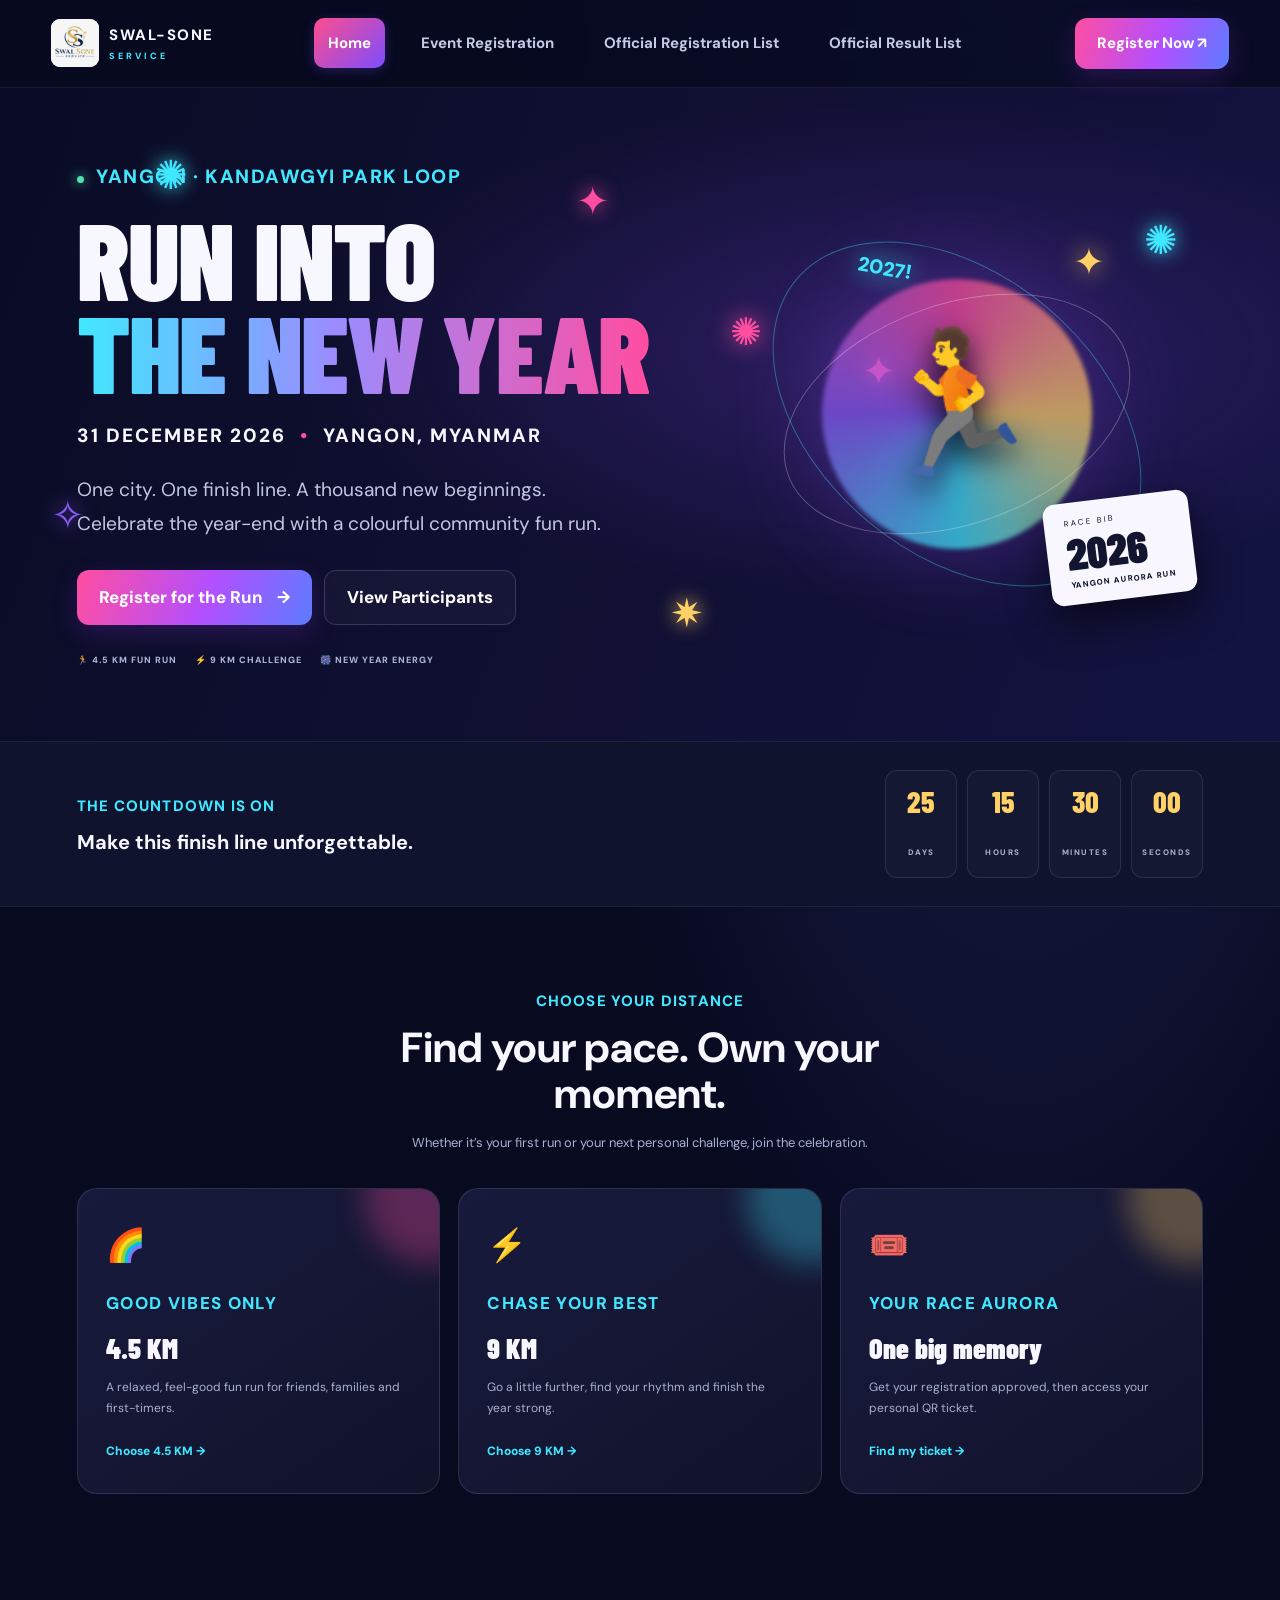
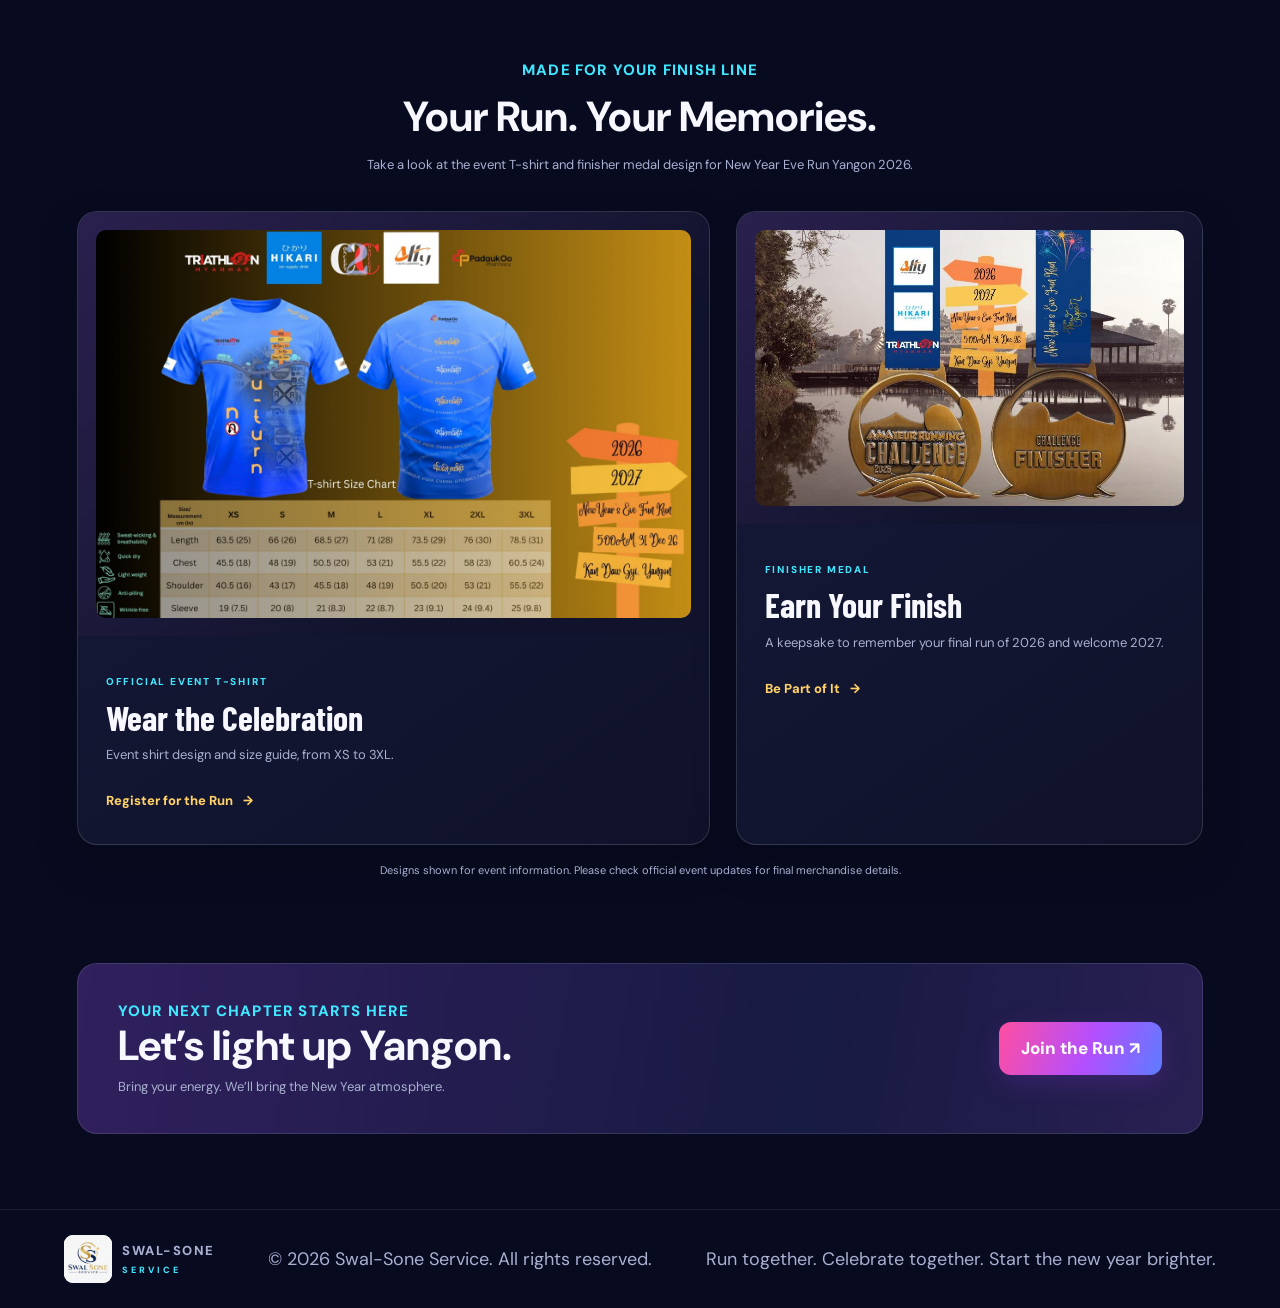
<file: index.html>
<!doctype html>
<html lang="en">
<head>
  <meta charset="utf-8">
  <meta name="viewport" content="width=device-width, initial-scale=1">
  <meta name="theme-color" content="#090b25">
  <meta name="description" content="Join New Year Eve Run Yangon 2026 at Kandawgyi Park Loop. Choose 4.5 KM or 9 KM and celebrate the year-end together.">
  <title>New Year Eve Run Yangon 2026</title>
  <link rel="stylesheet" href="styles.css">
  <link rel="stylesheet" href="home-showcase.css">
</head>
<body>
<div class="site-shell">
  <header class="topbar">
    <a class="brand" href="index.html" aria-label="Swal-Sone Service Home">
      <img class="brand-logo" src="assets/swalsone-logo.png" alt="Swal-Sone Service logo">
      <span>SWAL-SONE <small>SERVICE</small></span>
    </a>
    <nav aria-label="Main navigation">
      <a href="index.html" class="active">Home</a>
      <a href="registration.html">Event Registration</a>
      <a href="official-registration.html">Official Registration List</a>
      <a href="official-results.html">Official Result List</a>
    </nav>
    <a class="btn btn-small" href="registration.html">Register Now ↗</a>
  </header>

  <main>
    <section class="hero">
      <div class="fireworks" aria-hidden="true"><span>✦</span><span>✺</span><span>✧</span><span>✷</span><span>✦</span><span>✺</span></div>
      <div class="hero-copy">
        <p class="eyebrow"><span class="live-dot"></span> YANGON · KANDAWGYI PARK LOOP</p>
        <h1>RUN INTO<br><span>THE NEW YEAR</span></h1>
        <p class="hero-date">31 DECEMBER 2026 <b>•</b> YANGON, MYANMAR</p>
        <p class="hero-description">One city. One finish line. A thousand new beginnings.<br>Celebrate the year-end with a colourful community fun run.</p>
        <div class="hero-actions">
          <a class="btn" href="registration.html">Register for the Run <span>→</span></a>
          <a class="btn btn-ghost" href="official-registration.html">View Participants</a>
        </div>
        <div class="hero-meta"><span>🏃 4.5 KM FUN RUN</span><span>⚡ 9 KM CHALLENGE</span><span>🎆 NEW YEAR ENERGY</span></div>
      </div>
      <div class="hero-art" aria-hidden="true">
        <div class="sunburst"></div><div class="ring ring-one"></div><div class="ring ring-two"></div>
        <div class="runner">🏃</div>
        <div class="bib-card"><small>RACE BIB</small><strong>2026</strong><span>YANGON AURORA RUN</span></div>
        <div class="floating f1">✦</div><div class="floating f2">✺</div><div class="floating f3">2027!</div>
      </div>
    </section>

    <section class="countdown-section">
      <div><p class="eyebrow">THE COUNTDOWN IS ON</p><h2>Make this finish line unforgettable.</h2></div>
      <div class="countdown" id="countdown">
        <div><strong id="days">--</strong><span>DAYS</span></div>
        <div><strong id="hours">--</strong><span>HOURS</span></div>
        <div><strong id="minutes">--</strong><span>MINUTES</span></div>
        <div><strong id="seconds">--</strong><span>SECONDS</span></div>
      </div>
    </section>

    <section class="section">
      <div class="section-heading">
        <p class="eyebrow">CHOOSE YOUR DISTANCE</p>
        <h2>Find your pace. Own your moment.</h2>
        <p>Whether it’s your first run or your next personal challenge, join the celebration.</p>
      </div>
      <div class="distance-grid">
        <article class="distance-card card-pink"><div class="card-icon">🌈</div><p class="eyebrow">GOOD VIBES ONLY</p><h3>4.5 KM</h3><p>A relaxed, feel-good fun run for friends, families and first-timers.</p><a href="registration.html">Choose 4.5 KM →</a></article>
        <article class="distance-card card-blue"><div class="card-icon">⚡</div><p class="eyebrow">CHASE YOUR BEST</p><h3>9 KM</h3><p>Go a little further, find your rhythm and finish the year strong.</p><a href="registration.html">Choose 9 KM →</a></article>
        <article class="distance-card card-gold"><div class="card-icon">🎟️</div><p class="eyebrow">YOUR RACE AURORA</p><h3>One big memory</h3><p>Get your registration approved, then access your personal QR ticket.</p><a href="registration.html#ticket">Find my ticket →</a></article>
      </div>
    </section>

    <!-- New official event merchandise showcase. Images are stored in assets/. -->
    <section class="section event-merch" aria-labelledby="merch-title">
      <div class="section-heading">
        <p class="eyebrow">MADE FOR YOUR FINISH LINE</p>
        <h2 id="merch-title">Your Run. Your Memories.</h2>
        <p>Take a look at the event T-shirt and finisher medal design for New Year Eve Run Yangon 2026.</p>
      </div>
      <div class="merch-grid">
        <article class="merch-card merch-shirt">
          <div class="merch-image-wrap">
            <img src="assets/new-year-eve-run-tshirt.png" alt="Front and back design of the New Year Eve Run Yangon 2026 blue event T-shirt, with the T-shirt size chart" loading="lazy" decoding="async">
          </div>
          <div class="merch-copy"><span class="merch-label">OFFICIAL EVENT T-SHIRT</span><h3>Wear the Celebration</h3><p>Event shirt design and size guide, from XS to 3XL.</p><a class="merch-link" href="registration.html">Register for the Run <span aria-hidden="true">→</span></a></div>
        </article>
        <article class="merch-card merch-medal">
          <div class="merch-image-wrap">
            <img src="assets/new-year-eve-run-medal.png" alt="New Year Eve Run Yangon 2026 challenge finisher medal designs against the Kandawgyi Park lake background" loading="lazy" decoding="async">
          </div>
          <div class="merch-copy"><span class="merch-label">FINISHER MEDAL</span><h3>Earn Your Finish</h3><p>A keepsake to remember your final run of 2026 and welcome 2027.</p><a class="merch-link" href="registration.html">Be Part of It <span aria-hidden="true">→</span></a></div>
        </article>
      </div>
      <p class="merch-note">Designs shown for event information. Please check official event updates for final merchandise details.</p>
    </section>

    <section class="cta-band">
      <div><p class="eyebrow">YOUR NEXT CHAPTER STARTS HERE</p><h2>Let’s light up Yangon.</h2><p>Bring your energy. We’ll bring the New Year atmosphere.</p></div>
      <a class="btn" href="registration.html">Join the Run ↗</a>
    </section>
  </main>

  <footer>
    <a class="brand" href="index.html"><img class="brand-logo" src="assets/swalsone-logo.png" alt="Swal-Sone Service logo"><span>SWAL-SONE <small>SERVICE</small></span></a>
    <p>© 2026 Swal-Sone Service. All rights reserved.</p>
    <p class="footer-note">Run together. Celebrate together. Start the new year brighter.</p>
  </footer>
</div>
<script src="config.js"></script>
<script src="app.js"></script>
</body>
</html>
</file>
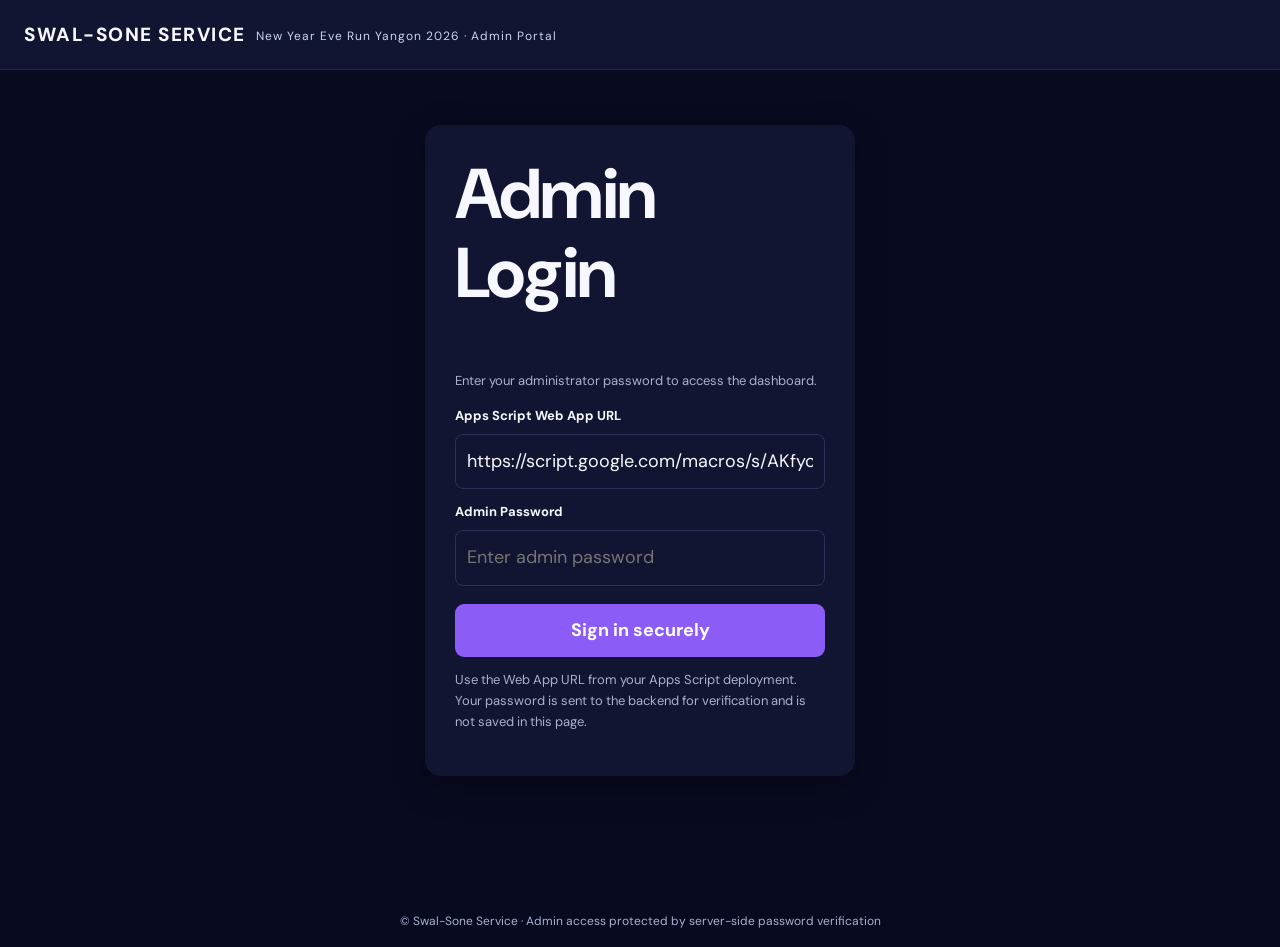
<file: admin.html>
<!DOCTYPE html>
<html lang="en">
<head>
  <meta charset="UTF-8">
  <meta name="viewport" content="width=device-width, initial-scale=1">
  <title>Admin Dashboard | Swal-Sone Service</title>
  <link rel="stylesheet" href="styles.css">
  <script src="config.js"></script>
  <script src="app.js" defer></script>
  <style>
    :root {
      --navy: #111531;
      --blue: #8b5cf6;
      --bg: #080a20;
      --border: #2a3159;
      --text: #f7f7ff;
      --muted: #a9b0d0;
      --green: #16834a;
      --red: #c52b36;
    }
    body { background: radial-gradient(ellipse at 80% 0%, #22245b 0, transparent 35%), var(--bg); color: var(--text); }
    .topbar { border-bottom: 1px solid #ffffff12; background: #080a20d9; backdrop-filter: blur(14px); }
    .brand { color: #f7f7ff; letter-spacing: 1.5px; }
    .brand small { color: #40e8ff; letter-spacing: 1px; }
    .login-wrap, .stat, .panel { background: #111531; border-color: #2a3159; color: #f7f7ff; }
    input, select, textarea { background: #080a20; color: #f7f7ff; border-color: #2a3159; }
    button { background: linear-gradient(110deg, #ff4ea1, #8b5cf6 55%, #5d7cff); }
    button.secondary { background: #24204d; color: #f7f7ff; border: 1px solid #ffffff26; }
    th { background: #171b3d; color: #c5cae5; }
    td { color: #e7e9ff; }
    .notice { background: #171b3d; color: #40e8ff; }
    .notice.error { background: #3d202f; color: #ff9fba; }
    .notice.good { background: #153e37; color: #53e0ae; }
    * { box-sizing: border-box; }
    body {
      margin: 0;
      font-family: 'DM Sans', Arial, Helvetica, sans-serif;
      color: var(--text);
      background: var(--bg);
    }
    button, input, select, textarea { font: inherit; }
    button {
      border: 0;
      border-radius: 9px;
      padding: 11px 15px;
      font-weight: 700;
      cursor: pointer;
      background: var(--blue);
      color: white;
    }
    button:disabled { opacity: .55; cursor: wait; }
    button.secondary { background: #24204d; color: var(--text); }
    button.danger { background: var(--red); }
    button.success { background: var(--green); }
    input, select, textarea {
      width: 100%;
      padding: 11px;
      border: 1px solid var(--border);
      border-radius: 8px;
      background: #111531;
      color: var(--text);
    }
    label {
      display: block;
      font-size: 13px;
      font-weight: 700;
      margin: 12px 0 6px;
    }
    .hidden { display: none !important; }
    .topbar {
      background: var(--navy);
      color: white;
      padding: 18px 24px;
      display: flex;
      justify-content: space-between;
      align-items: center;
      gap: 12px;
    }
    .brand { font-weight: 800; font-size: 19px; }
    .brand small {
      display: block;
      font-size: 12px;
      color: #c6d6ef;
      margin-top: 4px;
      font-weight: 400;
    }
    main { max-width: 1300px; margin: 25px auto; padding: 0 18px 40px; }
    .login-wrap {
      max-width: 430px;
      margin: 55px auto;
      background: #111531;
      padding: 30px;
      border-radius: 16px;
      box-shadow: 0 10px 35px #0005;
    }
    .login-wrap h1 { margin-top: 0; }
    .muted { color: var(--muted); font-size: 13px; line-height: 1.6; }
    .notice {
      padding: 12px;
      border-radius: 8px;
      margin: 12px 0;
      background: #e8f2ff;
      color: #164e9c;
      white-space: pre-wrap;
      overflow-wrap: anywhere;
    }
    .notice.error { background: #fff0f0; color: #9f1e29; }
    .notice.good { background: #e9f8ef; color: #17683b; }
    .grid {
      display: grid;
      grid-template-columns: repeat(4, minmax(0, 1fr));
      gap: 14px;
      margin-bottom: 20px;
    }
    .stat, .panel {
      background: #111531;
      border: 1px solid var(--border);
      border-radius: 13px;
      padding: 18px;
    }
    .stat span { display: block; color: var(--muted); font-size: 13px; }
    .stat strong { display: block; font-size: 27px; margin-top: 8px; }
    .panel { margin-bottom: 18px; }
    .panel h2 { margin: 0 0 14px; font-size: 19px; }
    .toolbar { display: flex; flex-wrap: wrap; gap: 9px; margin-bottom: 12px; }
    .toolbar input, .toolbar select { flex: 1 1 190px; width: auto; }
    .table-wrap { overflow: auto; }
    table { border-collapse: collapse; width: 100%; min-width: 800px; }
    th, td {
      text-align: left;
      padding: 11px 10px;
      border-bottom: 1px solid var(--border);
      font-size: 13px;
      vertical-align: top;
    }
    th { background: #171b3d; color: #c5cae5; white-space: nowrap; }
    td .action { display: inline-block; margin: 2px; padding: 7px 9px; font-size: 12px; }
    .pill {
      display: inline-block;
      border-radius: 99px;
      padding: 4px 8px;
      background: #24204d; color: #f7f7ff;
      font-size: 12px;
      white-space: nowrap;
    }
    .pill.pending { background: #493a20; color: #ffd166; }
    .pill.approved { background: #153e37; color: #53e0ae; }
    .settings-grid { display: grid; grid-template-columns: 1fr 1fr; gap: 8px 18px; }
    .full { grid-column: 1 / -1; }
    .footer { text-align: center; color: var(--muted); font-size: 12px; padding: 15px; }
    @media (max-width: 760px) {
      .grid { grid-template-columns: repeat(2, minmax(0, 1fr)); }
      .settings-grid { grid-template-columns: 1fr; }
      .full { grid-column: auto; }
      .topbar { padding: 15px; }
      .brand { font-size: 16px; }
      main { margin-top: 15px; }
    }
  </style>
</head>
<body>
  <header class="topbar">
    <div class="brand">
      SWAL-SONE SERVICE
      <small>New Year Eve Run Yangon 2026 · Admin Portal</small>
    </div>
    <button id="logoutBtn" class="secondary hidden">Log out</button>
  </header>

  <main>
    <section id="loginPanel" class="login-wrap">
      <h1>Admin Login</h1>
      <p class="muted">Enter your administrator password to access the dashboard.</p>

      <form id="loginForm">
        <label for="apiUrl">Apps Script Web App URL</label>
        <input id="apiUrl" type="url" placeholder="https://script.google.com/macros/s/.../exec" required>

        <label for="password">Admin Password</label>
        <input id="password" type="password" autocomplete="current-password"
               placeholder="Enter admin password" required>

        <button id="loginBtn" type="submit" style="width:100%;margin-top:18px">
          Sign in securely
        </button>
      </form>
      <div id="loginMessage" class="notice hidden" role="status"></div>
      <p class="muted">Use the Web App URL from your Apps Script deployment. Your password is sent to the backend for verification and is not saved in this page.</p>
    </section>

    <section id="dashboard" class="hidden">
      <h1>Admin Dashboard</h1>
      <p class="muted">Manage registrations, payment reviews, event settings and race results.</p>
      <div id="mainMessage" class="notice hidden" role="status"></div>

      <div class="grid">
        <div class="stat"><span>Approved</span><strong id="statApproved">0</strong></div>
        <div class="stat"><span>Pending review</span><strong id="statPending">0</strong></div>
        <div class="stat"><span>4.5 KM approved</span><strong id="stat45">0</strong></div>
        <div class="stat"><span>9 KM approved</span><strong id="stat9">0</strong></div>
      </div>

      <section class="panel">
        <h2>Registrations & Payment Review</h2>
        <div class="toolbar">
          <input id="searchBox" type="search" placeholder="Search name, email, BIB or registration ID">
          <select id="statusFilter">
            <option value="All">All statuses</option>
            <option value="Pending">Pending</option>
            <option value="Approved">Approved</option>
            <option value="Rejected">Rejected</option>
          </select>
          <button id="refreshBtn" class="secondary" type="button">Refresh</button>
          <button id="exportParticipantsBtn" type="button">Export Participants CSV</button>
          <button id="exportPaymentsBtn" type="button">Export Payments CSV</button>
        </div>
        <div class="table-wrap">
          <table>
            <thead>
              <tr>
                <th>Registration ID</th><th>Name / Email</th><th>Gender</th>
                <th>Category</th><th>Shirt</th><th>BIB</th>
                <th>Payment</th><th>Approval</th><th>Screenshot</th><th>Actions</th>
              </tr>
            </thead>
            <tbody id="registrationRows">
              <tr><td colspan="10">Loading...</td></tr>
            </tbody>
          </table>
        </div>
      </section>

      <section class="panel">
        <h2>Event Settings</h2>
        <div class="settings-grid">
          <div>
            <label for="eventName">Event name</label>
            <input id="eventName">
          </div>
          <div>
            <label for="eventDate">Event date</label>
            <input id="eventDate" type="date">
          </div>
          <div>
            <label for="fee45">4.5 KM fee (MMK)</label>
            <input id="fee45" type="number" min="0">
          </div>
          <div>
            <label for="fee9">9 KM fee (MMK)</label>
            <input id="fee9" type="number" min="0">
          </div>
          <div>
            <label for="capTotal">Participant capacity</label>
            <input id="capTotal" type="number" min="0">
          </div>
          <div>
            <label for="registrationOpen">Registration status</label>
            <select id="registrationOpen">
              <option value="true">Open</option>
              <option value="false">Closed</option>
            </select>
          </div>
          <div class="full">
            <label for="paymentInstructions">Payment instructions</label>
            <textarea id="paymentInstructions" rows="3" placeholder="Example: Pay the exact amount using KBZPay, then upload the payment screenshot."></textarea>
          </div>
        </div>
        <hr style="border-color:#2a3159;margin:24px 0">
        <h3>T-Shirt Stock Management</h3>
        <p class="muted">Set the available quantity for each size. Only Approved registrations count against stock. Pending and Rejected registrations do not count. Approval is checked again before confirming a participant.</p>
        <div class="settings-grid" id="tshirtStockGrid">
          <div><label for="stock3XL">3XL Stock Quantity</label><input id="stock3XL" type="number" min="0" step="1" value="0"><small id="stockInfo3XL" class="muted">Approved: 0 · Remaining: 0</small></div>
          <div><label for="stock2XL">2XL Stock Quantity</label><input id="stock2XL" type="number" min="0" step="1" value="0"><small id="stockInfo2XL" class="muted">Approved: 0 · Remaining: 0</small></div>
          <div><label for="stockXL">XL Stock Quantity</label><input id="stockXL" type="number" min="0" step="1" value="0"><small id="stockInfoXL" class="muted">Approved: 0 · Remaining: 0</small></div>
          <div><label for="stockL">L Stock Quantity</label><input id="stockL" type="number" min="0" step="1" value="0"><small id="stockInfoL" class="muted">Approved: 0 · Remaining: 0</small></div>
          <div><label for="stockM">M Stock Quantity</label><input id="stockM" type="number" min="0" step="1" value="0"><small id="stockInfoM" class="muted">Approved: 0 · Remaining: 0</small></div>
          <div><label for="stockS">S Stock Quantity</label><input id="stockS" type="number" min="0" step="1" value="0"><small id="stockInfoS" class="muted">Approved: 0 · Remaining: 0</small></div>
          <div><label for="stockXS">XS Stock Quantity</label><input id="stockXS" type="number" min="0" step="1" value="0"><small id="stockInfoXS" class="muted">Approved: 0 · Remaining: 0</small></div>
        </div>
        <button id="saveSettingsBtn" type="button" style="margin-top:16px">Save Settings</button>
        <hr style="border-color:#2a3159;margin:24px 0">
        <h3>KBZPay QR Code</h3>
        <p class="muted">Upload the official KBZPay QR image (JPG, PNG or WebP, maximum 3 MB). It will appear automatically on the public registration page.</p>
        <div style="display:flex;gap:18px;align-items:flex-start;flex-wrap:wrap">
          <div id="kbzQrPreview" style="width:190px;min-height:120px;display:flex;align-items:center;justify-content:center;background:#080a20;border:1px dashed #555b83;border-radius:12px;padding:10px;color:#a9b0d0;text-align:center">No KBZPay QR uploaded</div>
          <div style="flex:1;min-width:230px">
            <label for="kbzQrFile">Choose KBZPay QR image</label>
            <input id="kbzQrFile" type="file" accept="image/jpeg,image/png,image/webp">
            <button id="uploadKbzQrBtn" type="button" style="margin-top:12px">Upload KBZPay QR</button>
            <button id="deleteKbzQrBtn" type="button" class="secondary" style="margin-top:12px">Remove QR</button>
            <p id="kbzQrMessage" class="muted" role="status"></p>
          </div>
        </div>
      </section>

      <section class="panel">
        <h2>Race Results CSV</h2>
        <p class="muted">
          Import a CSV containing BIB, Name, Gender, Category and Duration
          (or TotalTime). Export recalculates Overall Rank and Gender Rank
          within each category.
        </p>
        <div class="toolbar">
          <input id="resultsFile" type="file" accept=".csv,text/csv">
          <button id="importResultsBtn" type="button">Import Results CSV</button>
          <button id="exportResultsBtn" type="button">Export Ranked Results CSV</button>
        </div>
        <p class="muted">Import replaces the existing Results sheet. Export a backup before importing new results.</p>
      </section>
    </section>
  </main>

  <div class="footer">© Swal-Sone Service · Admin access protected by server-side password verification</div>

  <script>
    (() => {
      'use strict';

      const $ = id => document.getElementById(id);
      let token = '';
      let registrations = [];

      // Optional: config.js may define window.EVENT_CONFIG.apiUrl.
      const configuredUrl = window.EVENT_CONFIG && window.EVENT_CONFIG.apiUrl;
      if (configuredUrl) $('apiUrl').value = configuredUrl;

      function message(el, text, type = '') {
        el.textContent = text;
        el.className = 'notice' + (type ? ' ' + type : '');
        el.classList.remove('hidden');
      }

      function clearMessage(el) {
        el.textContent = '';
        el.classList.add('hidden');
      }

      function escapeHtml(value) {
        return String(value ?? '').replace(/[&<>"']/g, ch => ({
          '&': '&amp;', '<': '&lt;', '>': '&gt;',
          '"': '&quot;', "'": '&#39;'
        })[ch]);
      }

      function apiUrl() {
        const url = $('apiUrl').value.trim();
        if (!/^https:\/\/script\.google\.com\/macros\/s\/[^/]+\/exec/.test(url)) {
          throw new Error('Please enter the correct Apps Script Web App URL ending in /exec.');
        }
        return url;
      }

      async function api(action, payload = {}, needsAuth = true) {
        const body = { action, ...payload };
        if (needsAuth && token) body.token = token;

        const response = await fetch(apiUrl(), {
          method: 'POST',
          headers: { 'Content-Type': 'text/plain;charset=utf-8' },
          body: JSON.stringify(body)
        });

        if (!response.ok) throw new Error('Server returned HTTP ' + response.status);

        const data = await response.json();
        if (!data.ok) {
          if (needsAuth && /session|login required/i.test(data.error || '')) {
            lockDashboard();
          }
          throw new Error(data.error || 'Request failed.');
        }
        return data;
      }

      function lockDashboard() {
        token = '';
        $('dashboard').classList.add('hidden');
        $('logoutBtn').classList.add('hidden');
        $('loginPanel').classList.remove('hidden');
      }

      $('loginForm').addEventListener('submit', async event => {
        event.preventDefault();
        clearMessage($('loginMessage'));
        $('loginBtn').disabled = true;
        $('loginBtn').textContent = 'Checking...';

        try {
          const password = $('password').value;
          const result = await api('loginAdmin', { password }, false);
          token = result.token;
          $('password').value = '';
          $('loginPanel').classList.add('hidden');
          $('dashboard').classList.remove('hidden');
          $('logoutBtn').classList.remove('hidden');
          message($('mainMessage'), 'Login successful.', 'good');
          await refreshAll();
        } catch (error) {
          message($('loginMessage'), error.message, 'error');
        } finally {
          $('loginBtn').disabled = false;
          $('loginBtn').textContent = 'Sign in securely';
        }
      });

      $('logoutBtn').addEventListener('click', async () => {
        try {
          if (token) await api('logoutAdmin', { token }, false);
        } catch (_) {}
        lockDashboard();
        message($('loginMessage'), 'You have logged out.', 'good');
      });

      async function refreshAll() {
        const data = await api('adminRegistrations');
        registrations = data.rows || [];
        const stats = data.stats || {};
        $('statApproved').textContent = stats.approved || 0;
        $('statPending').textContent = stats.pending || 0;
        $('stat45').textContent = stats['4.5 KM'] || 0;
        $('stat9').textContent = stats['9 KM'] || 0;
        renderRegistrations();
        await loadEventSettings();
      }

      function renderRegistrations() {
        const query = $('searchBox').value.trim().toLowerCase();
        const status = $('statusFilter').value;

        const shown = registrations.filter(r => {
          const text = [
            r.registrationId, r.name, r.email, r.bib, r.category
          ].join(' ').toLowerCase();

          return (!query || text.includes(query)) &&
            (status === 'All' || r.approvalStatus === status);
        });

        const tbody = $('registrationRows');

        if (!shown.length) {
          tbody.innerHTML = '<tr><td colspan="10">No registrations found.</td></tr>';
          return;
        }

        tbody.innerHTML = shown.map(r => {
          const id = escapeHtml(r.registrationId);
          const approved = r.approvalStatus === 'Approved';
          const pending = r.approvalStatus === 'Pending';

          const statusClass = approved ? 'approved' : pending ? 'pending' : '';
          const screenshot = r.screenshotUrl
            ? `<a href="${escapeHtml(r.screenshotUrl)}" target="_blank" rel="noopener noreferrer">Open</a>`
            : '—';

          const actions = pending
            ? `<button class="action success" data-action="approve" data-id="${id}">Approve</button>
               <button class="action danger" data-action="reject" data-id="${id}">Reject</button>`
            : '';

          return `<tr>
            <td>${id}</td>
            <td><strong>${escapeHtml(r.name)}</strong><br>${escapeHtml(r.email)}</td>
            <td>${escapeHtml(r.gender)}</td>
            <td>${escapeHtml(r.category)}</td>
            <td>${escapeHtml(r.shirtSize)}</td>
            <td>${escapeHtml(r.bib)}</td>
            <td>${escapeHtml(r.paymentStatus)}</td>
            <td><span class="pill ${statusClass}">${escapeHtml(r.approvalStatus)}</span></td>
            <td>${screenshot}</td>
            <td>
              ${actions}
              <button class="action secondary" data-action="bib" data-id="${id}">Set BIB</button>
            </td>
          </tr>`;
        }).join('');
      }

      $('registrationRows').addEventListener('click', async event => {
        const btn = event.target.closest('button[data-action]');
        if (!btn) return;

        const id = btn.dataset.id;
        const action = btn.dataset.action;
        btn.disabled = true;

        try {
          if (action === 'approve' || action === 'reject') {
            const promptText = action === 'approve'
              ? 'Approve payment for ' + id + '?'
              : 'Reject payment for ' + id + '?';

            if (!confirm(promptText)) return;

            await api('reviewPayment', {
              registrationId: id,
              decision: action
            });

            message($('mainMessage'), 'Payment review saved.', 'good');
            await refreshAll();

          } else if (action === 'bib') {
            const bib = prompt('Enter BIB number for ' + id + ':');
            if (bib === null || !bib.trim()) return;

            await api('assignBib', { registrationId: id, bib: bib.trim() });
            message($('mainMessage'), 'BIB assigned.', 'good');
            await refreshAll();
          }
        } catch (error) {
          message($('mainMessage'), error.message, 'error');
        } finally {
          btn.disabled = false;
        }
      });

      $('searchBox').addEventListener('input', renderRegistrations);
      $('statusFilter').addEventListener('change', renderRegistrations);

      $('refreshBtn').addEventListener('click', async () => {
        try {
          await refreshAll();
          message($('mainMessage'), 'Data refreshed.', 'good');
        } catch (error) {
          message($('mainMessage'), error.message, 'error');
        }
      });

      function downloadCsv(filename, rows) {
        if (!rows || !rows.length) {
          alert('No data to export.');
          return;
        }

        const keys = Object.keys(rows[0]);
        const quote = value =>
          '"' + String(value ?? '').replace(/"/g, '""') + '"';

        const csv = [
          keys.map(quote).join(','),
          ...rows.map(row => keys.map(key => quote(row[key])).join(','))
        ].join('\r\n');

        const blob = new Blob(['\ufeff' + csv], {
          type: 'text/csv;charset=utf-8;'
        });
        const url = URL.createObjectURL(blob);
        const a = document.createElement('a');
        a.href = url;
        a.download = filename;
        a.click();
        setTimeout(() => URL.revokeObjectURL(url), 1000);
      }

      async function exportKind(kind, filename) {
        const data = await api(kind);
        downloadCsv(filename, data.rows || []);
      }

      $('exportParticipantsBtn').addEventListener('click', async () => {
        try {
          await exportKind('exportParticipants', 'participants.csv');
        } catch (e) {
          message($('mainMessage'), e.message, 'error');
        }
      });

      $('exportPaymentsBtn').addEventListener('click', async () => {
        try {
          await exportKind('exportPayments', 'payments.csv');
        } catch (e) {
          message($('mainMessage'), e.message, 'error');
        }
      });

      $('exportResultsBtn').addEventListener('click', async () => {
        try {
          await exportKind('exportResults', 'results-ranked.csv');
        } catch (e) {
          message($('mainMessage'), e.message, 'error');
        }
      });

      $('importResultsBtn').addEventListener('click', async () => {
        const file = $('resultsFile').files[0];
        if (!file) {
          message($('mainMessage'), 'Choose a CSV file first.', 'error');
          return;
        }

        if (!confirm('Importing replaces all rows in the Results sheet. Continue?')) {
          return;
        }

        try {
          const csv = await file.text();
          const data = await api('importResults', { csv });
          message(
            $('mainMessage'),
            `${data.message || 'Import complete.'} Rows imported: ${data.count || 0}`,
            'good'
          );
          $('resultsFile').value = '';
        } catch (e) {
          message($('mainMessage'), e.message, 'error');
        }
      });

      $('saveSettingsBtn').addEventListener('click', async () => {
        const settings = {
          eventName: $('eventName').value.trim(),
          eventDate: $('eventDate').value,
          fee45: $('fee45').value,
          fee9: $('fee9').value,
          capTotal: $('capTotal').value,
          registrationOpen: $('registrationOpen').value,
          paymentInstructions: $('paymentInstructions').value,
          tshirtStock: Object.fromEntries(['3XL','2XL','XL','L','M','S','XS'].map(size => [size, Math.max(0, Math.floor(Number($('stock' + size).value) || 0))]))
        };

        try {
          await api('saveSettings', { settings });
          message($('mainMessage'), 'Event settings saved.', 'good');
        } catch (e) {
          message($('mainMessage'), e.message, 'error');
        }
      });

      async function loadEventSettings() {
        try {
          const data = await api('getSettings');
          const s = data.settings || {};
          ['eventName','eventDate','fee45','fee9','capTotal','registrationOpen','paymentInstructions'].forEach(k => { if (s[k] !== undefined && $(k)) $(k).value = s[k]; });
          const stock = s.tshirtStock || {};
          ['3XL','2XL','XL','L','M','S','XS'].forEach(size => {
            const input = $('stock' + size);
            if (input) input.value = Number(stock[size] || 0);
            const info = $('stockInfo' + size), usage = (data.tshirtAvailability || {})[size];
            if (info && usage) info.textContent = `Approved: ${usage.used} · Remaining: ${usage.remaining}`;
          });
          renderKbzQr(s.kbzQrUrl || '');
        } catch (e) { /* Keep defaults visible if saved settings cannot be read. */ }
      }
      function renderKbzQr(url) {
        const box = $('kbzQrPreview');
        if (!box) return;
        box.innerHTML = url ? `<img src="${escapeHtml(url)}" alt="Current KBZPay QR" style="display:block;max-width:100%;max-height:220px;object-fit:contain">` : 'No KBZPay QR uploaded';
      }
      $('uploadKbzQrBtn').addEventListener('click', async () => {
        const file = $('kbzQrFile').files[0];
        const out = $('kbzQrMessage');
        if (!file) { message(out, 'Choose a KBZPay QR image first.', 'error'); return; }
        if (!['image/jpeg','image/png','image/webp'].includes(file.type)) { message(out, 'Use a JPG, PNG or WebP image.', 'error'); return; }
        if (file.size > 3 * 1024 * 1024) { message(out, 'Image must be 3 MB or smaller.', 'error'); return; }
        const reader = new FileReader();
        reader.onload = async () => {
          try {
            const dataUrl = String(reader.result);
            const result = await api('uploadKbzQr', { image: { name:file.name, mimeType:file.type, base64:dataUrl.split(',')[1] } });
            renderKbzQr(result.kbzQrUrl || ''); $('kbzQrFile').value = '';
            message(out, result.message || 'QR uploaded.', 'good');
          } catch (e) { message(out, e.message, 'error'); }
        };
        reader.onerror = () => message(out, 'Could not read the selected image.', 'error');
        reader.readAsDataURL(file);
      });
      $('deleteKbzQrBtn').addEventListener('click', async () => {
        if (!confirm('Remove the current KBZPay QR from the registration page?')) return;
        try { const result = await api('deleteKbzQr'); renderKbzQr(''); message($('kbzQrMessage'), result.message || 'QR removed.', 'good'); }
        catch (e) { message($('kbzQrMessage'), e.message, 'error'); }
      });

      // Set safe defaults before the administrator logs in. Saved values load after login.
      async function loadSettings() {
        // Initial values match the default event configuration.
        $('eventName').value = 'New Year Eve Run Yangon 2026';
        $('eventDate').value = '2026-12-30';
        $('fee45').value = 35000;
        $('fee9').value = 70000;
        $('capTotal').value = 800;
        $('registrationOpen').value = 'true';
        $('paymentInstructions').value = '';
      }

      // Keep the login panel as the default state.
      loadSettings();
    })();
  </script>
</body>
</html>
</file>
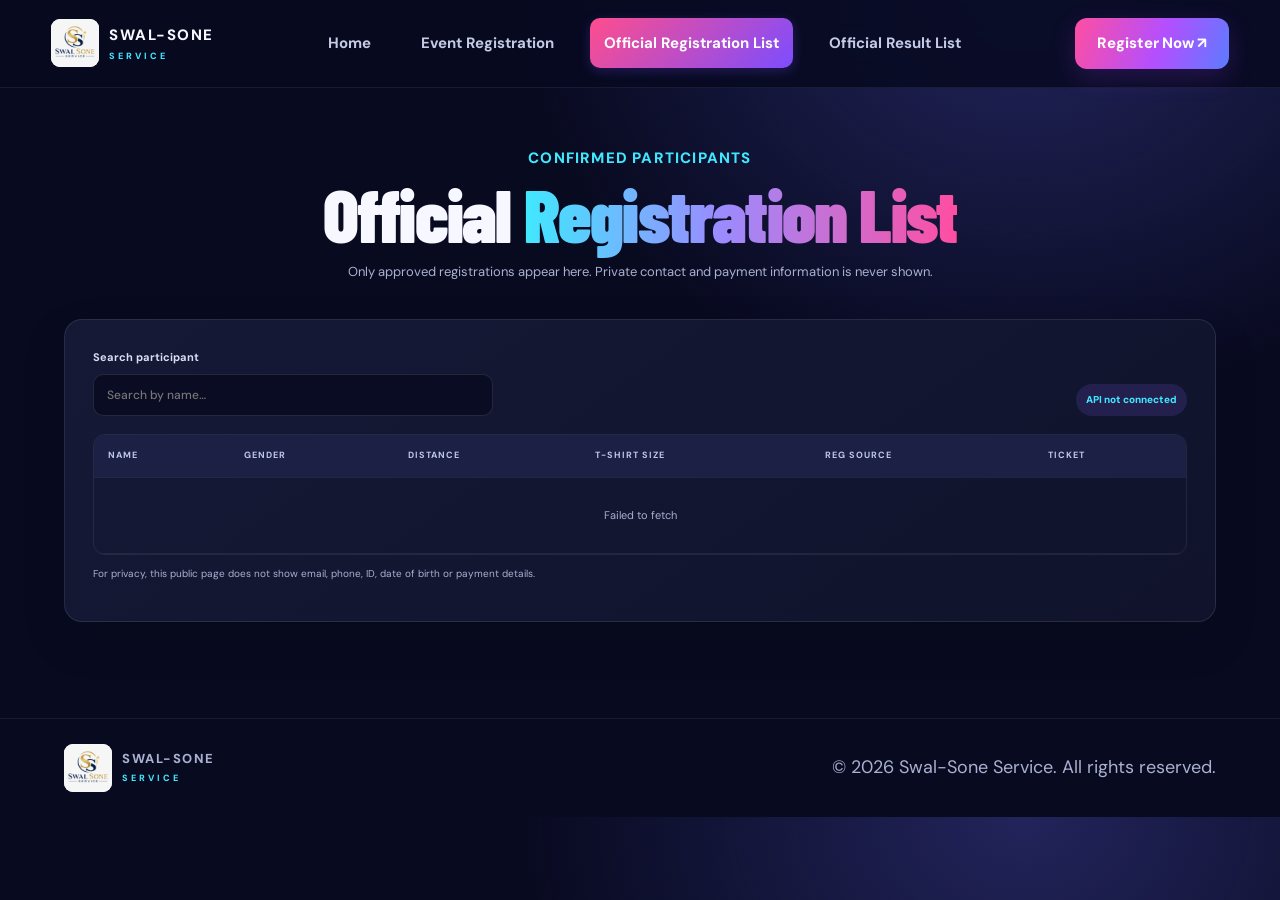
<file: official-registration.html>
<!doctype html><html lang="en"><head><meta charset="utf-8"><meta name="viewport" content="width=device-width,initial-scale=1"><title>Official Registration List | New Year Eve Run</title><link rel="stylesheet" href="styles.css"></head><body><div class="site-shell"><header class="topbar"><a class="brand" href="index.html"><img class="brand-logo" src="assets/swalsone-logo.png" alt="Swal-Sone Service logo"><span>SWAL-SONE <small>SERVICE</small></span></a><nav><a href="index.html">Home</a><a href="registration.html">Event Registration</a><a class="active" href="official-registration.html">Official Registration List</a><a href="official-results.html">Official Result List</a></nav><a class="btn btn-small" href="registration.html">Register Now ↗</a></header><main class="page-main"><div class="page-title"><p class="eyebrow">CONFIRMED PARTICIPANTS</p><h1>Official <span>Registration List</span></h1><p>Only approved registrations appear here. Private contact and payment information is never shown.</p></div><section class="panel list-panel"><div class="list-toolbar"><label class="field search-field">Search participant<input id="registrationSearch" placeholder="Search by name…" autocomplete="off"></label><span id="registrationCount" class="count-pill">Loading list…</span></div><div class="table-wrap"><table><thead><tr><th>Name</th><th>Gender</th><th>Distance</th><th>T-shirt Size</th><th>Reg Source</th><th>Ticket</th></tr></thead><tbody id="registrationRows"><tr><td colspan="6" class="empty-cell">Connect the Google Apps Script API to load the official list.</td></tr></tbody></table></div><p class="muted small">For privacy, this public page does not show email, phone, ID, date of birth or payment details.</p></section></main><footer><a class="brand" href="index.html"><img class="brand-logo" src="assets/swalsone-logo.png" alt="Swal-Sone Service logo"><span>SWAL-SONE <small>SERVICE</small></span></a><p>© 2026 Swal-Sone Service. All rights reserved.</p></footer></div><script src="config.js"></script><script src="app.js"></script></body></html>
</file>
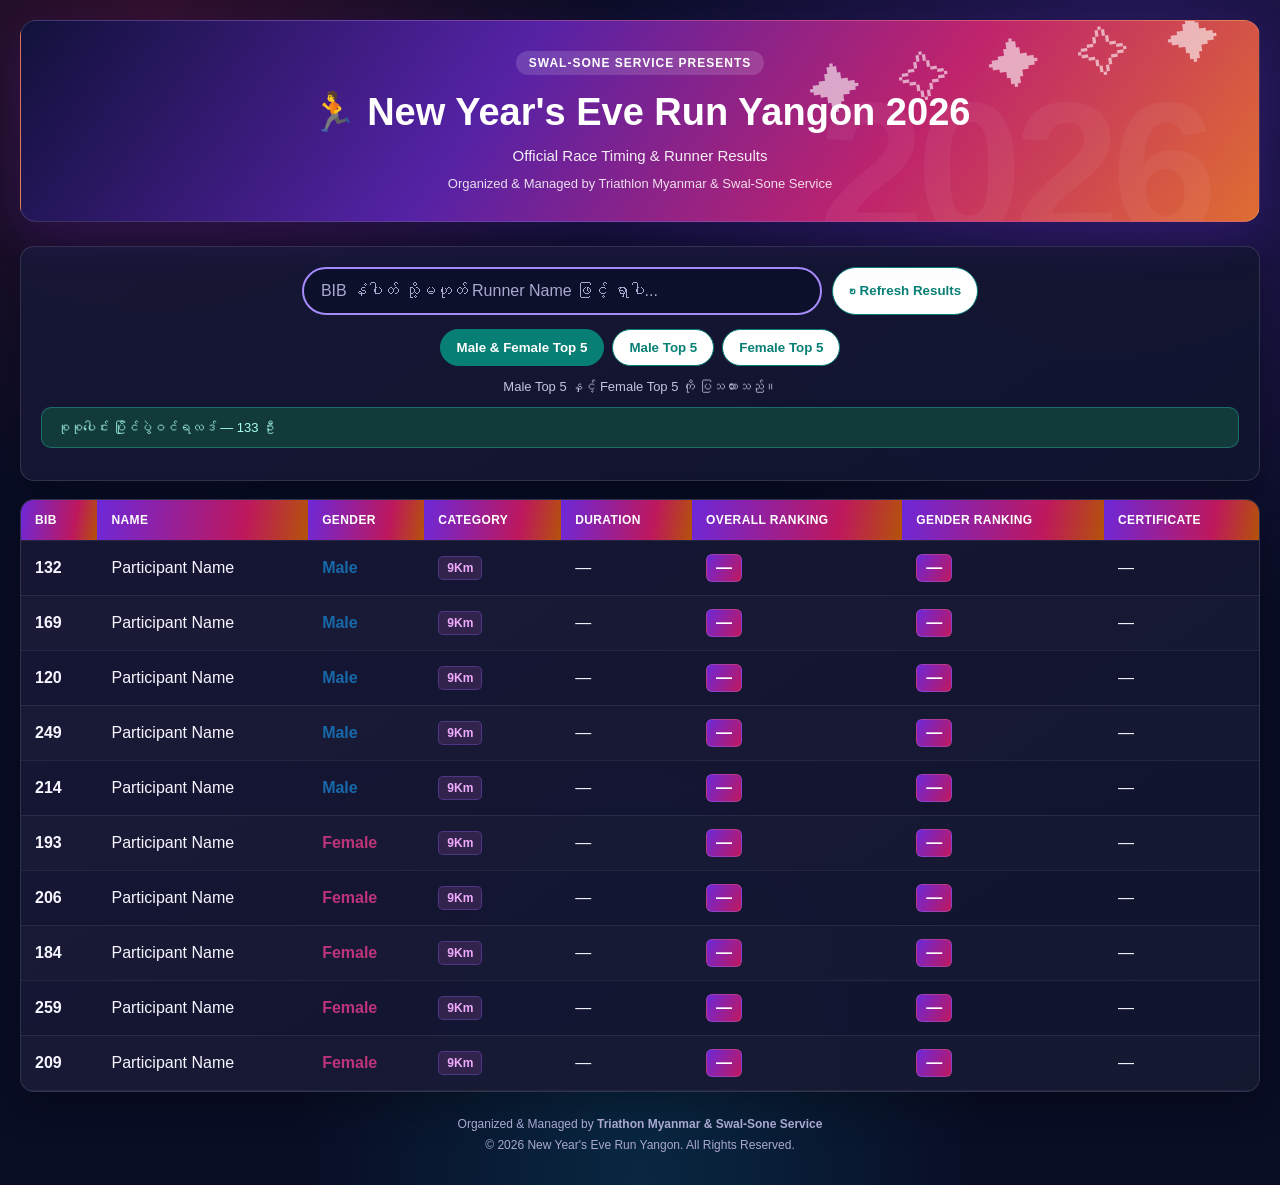
<file: official-results.html>
<!DOCTYPE html>
<html lang="my">
<head>
<meta charset="UTF-8"><meta name="viewport" content="width=device-width,initial-scale=1"><meta name="theme-color" content="#087f75">
<title>New Year's Eve Run Yangon 2026 — Official Results</title>
<style>
:root{--p:#087f75;--p2:#16a085;--dark:#203b46;--bg:#f3f8f7;--gold:#c6a45a;--ink:#27363b;--muted:#66777b;--line:#e2ece9}*{box-sizing:border-box}body{margin:0;padding:20px;background:var(--bg);color:var(--ink);font-family:Arial,"Myanmar Text",sans-serif}.container{max-width:1250px;margin:auto}header{text-align:center;margin-bottom:24px;padding:30px 20px;border-radius:16px;color:#fff;background:linear-gradient(135deg,#203b46,#087f75 65%,#16a085);box-shadow:0 8px 24px #173d3820}.brand{display:inline-block;margin-bottom:9px;padding:5px 13px;border-radius:20px;background:#ffffff25;font-size:12px;letter-spacing:1px;font-weight:700}header h1{margin:5px 0 10px;font-size:clamp(24px,4vw,38px);line-height:1.25}.subtitle{margin:0;font-size:15px;opacity:.92}.owner{margin-top:12px;font-size:13px;opacity:.85}.toolbar{padding:20px;margin-bottom:18px;background:#fff;border:1px solid var(--line);border-radius:14px;box-shadow:0 4px 16px #173d3809}.search{display:flex;justify-content:center;gap:10px;flex-wrap:wrap}#searchInput{width:min(100%,520px);padding:13px 17px;border:2px solid var(--p);border-radius:28px;font-size:16px;outline:none}#searchInput:focus{box-shadow:0 0 0 4px #16a08520}.buttons{display:flex;justify-content:center;gap:8px;flex-wrap:wrap;margin-top:14px}.filter,.refresh{padding:10px 16px;border:1px solid var(--p);border-radius:24px;background:#fff;color:var(--p);font-weight:700;cursor:pointer}.filter.active,.filter:hover,.refresh:hover{background:var(--p);color:#fff}.summary{text-align:center;color:var(--muted);font-size:13px}.status{margin:12px 0;padding:12px 15px;border-radius:10px;background:#e8f8f5;color:#08685f;font-size:13px}.status.error{background:#fff0ed;color:#a33324}.table-card{overflow:hidden;background:#fff;border-radius:14px;box-shadow:0 5px 18px #173d3810;border:1px solid var(--line)}.scroll{overflow-x:auto}table{width:100%;min-width:850px;border-collapse:collapse}th,td{padding:13px 14px;text-align:left;border-bottom:1px solid #edf1f0;vertical-align:middle}th{background:var(--p);color:#fff;font-size:12px;text-transform:uppercase;letter-spacing:.4px;white-space:nowrap}tbody tr:nth-child(even){background:#fbfdfc}tbody tr:hover{background:#eef8f6}.rank{display:inline-block;padding:4px 9px;border-radius:6px;background:#e8f8f5;color:var(--p);font-weight:800;white-space:nowrap}.male{color:#1769aa;font-weight:700}.female{color:#bd347a;font-weight:700}.category{display:inline-block;padding:4px 8px;border-radius:5px;background:#edf7f5;color:var(--p);border:1px solid #b9e1d9;font-size:12px;font-weight:700}.cert-btn{padding:8px 12px;border:0;border-radius:7px;background:#27ae60;color:#fff;font-weight:700;cursor:pointer;white-space:nowrap}.empty{text-align:center;padding:28px;color:var(--muted)}footer{padding:22px 8px 8px;text-align:center;color:var(--muted);font-size:12px;line-height:1.8}.modal{display:none;position:fixed;z-index:1000;inset:0;overflow:auto;padding:25px;background:#0009}.modal.open{display:block}.modal-content{position:relative;width:min(900px,100%);margin:2vh auto;padding:22px;background:#fff;border-radius:14px}.close{position:absolute;right:18px;top:10px;border:0;background:transparent;color:#777;font-size:30px;cursor:pointer;z-index:2}.cert{--ct:#087f75;--cg:#c6a45a;position:relative;overflow:hidden;padding:34px;border:3px solid var(--ct);outline:1px solid var(--cg);outline-offset:-10px;text-align:center;color:#34434a;background:radial-gradient(circle at top,#fff 0%,#fbfdfc 68%,#f3faf8 100%)}.cert:before,.cert:after{content:"✦";position:absolute;top:13px;color:var(--cg);font-size:25px}.cert:before{left:18px}.cert:after{right:18px}.ctop{color:var(--ct);font-size:12px;font-weight:800;letter-spacing:2px;text-transform:uppercase}.hero{display:flex;align-items:center;justify-content:center;gap:18px;margin:5px auto}.runner{width:76px;height:70px;flex:0 0 auto}.ctitle{margin:0;color:#243b48;font-size:clamp(20px,3vw,28px);font-weight:800;text-transform:uppercase;line-height:1.2}.csubtitle{display:inline-block;margin:10px 0 14px;padding:7px 18px;border-top:1px solid var(--cg);border-bottom:1px solid var(--cg);color:var(--ct);font-size:13px;font-weight:800;letter-spacing:2px;text-transform:uppercase}.cname{display:inline-block;margin:10px 0;padding:0 20px 7px;border-bottom:2px solid var(--cg);color:#183e49;font-size:clamp(23px,4vw,34px);font-weight:800;overflow-wrap:anywhere}.details{display:flex;justify-content:space-around;flex-wrap:wrap;gap:8px;margin-top:20px;padding:12px 4px;border-top:1px solid #dce9e5;border-bottom:1px solid #dce9e5}.detail{min-width:100px;margin:5px 8px}.detail span{display:block;margin-bottom:4px;color:#66777b;font-size:10px;letter-spacing:.6px;text-transform:uppercase}.detail strong{color:#243b48;font-size:15px}.cbottom{display:flex;justify-content:space-between;align-items:end;gap:18px;margin-top:18px}.organizer{text-align:left;color:#42565a;font-size:12px;font-weight:700;line-height:1.7}.organizer span{display:block;color:#738184;font-size:9px;letter-spacing:1px;text-transform:uppercase}.stamp{width:95px;height:95px;flex:0 0 auto}.print-actions{text-align:center;margin-top:18px}.print-btn{padding:12px 24px;border:0;border-radius:24px;background:var(--p);color:#fff;font-size:15px;font-weight:700;cursor:pointer}@media(max-width:600px){body{padding:10px}.toolbar{padding:14px}.cert{padding:28px 16px 20px}.hero{gap:8px}.runner{width:48px;height:54px}.cbottom{align-items:center}.stamp{width:75px;height:75px}.modal{padding:10px}.modal-content{padding:12px}}@media print{@page{size:A4 landscape;margin:10mm}body{padding:0;background:#fff!important}.no-print,header,.toolbar,.table-card,footer,.close{display:none!important}.modal{display:block!important;position:static!important;padding:0!important;background:#fff!important;overflow:visible!important}.modal-content{width:100%!important;margin:0!important;padding:0!important;box-shadow:none!important}.cert{break-inside:avoid;-webkit-print-color-adjust:exact;print-color-adjust:exact}.print-actions{display:none!important}}
</style>
<style id="new-year-gradient-theme">
:root{
  --primary:#7c3aed;
  --secondary:#ec4899;
  --dark:#151033;
  --accent:#f59e0b;
  --bg:#090d25;
  --gold:#ffd166;
  --ink:#f7f5ff;
  --muted:#c4c3df;
  --line:#38305f;
}
html{scroll-behavior:smooth}
body{
  background:
    radial-gradient(ellipse at 12% 0%,#e11d482e 0,transparent 30%),
    radial-gradient(ellipse at 88% 8%,#7c3aed40 0,transparent 34%),
    radial-gradient(ellipse at 50% 100%,#0891b233 0,transparent 38%),
    #090d25;
  color:var(--ink);
}
header{
  position:relative;isolation:isolate;overflow:hidden;
  border:1px solid #ffffff25;
  background:linear-gradient(125deg,#11113a 0%,#5522a6 38%,#be236d 70%,#f59e0b 120%);
  box-shadow:0 16px 44px #6d28d933;
}
header:before{
  content:"✦  ✧  ✦  ✧  ✦";
  position:absolute;z-index:-1;right:2%;top:7%;
  color:#fff9;font-size:clamp(25px,5vw,52px);letter-spacing:12px;
  transform:rotate(-8deg);white-space:nowrap;
}
header:after{
  content:"2026";
  position:absolute;z-index:-1;right:4%;bottom:-42px;
  font-size:clamp(90px,17vw,190px);font-weight:900;line-height:1;
  color:#ffffff0d;letter-spacing:-8px;
}
.brand-badge{background:linear-gradient(90deg,#f59e0b55,#ec489955,#7c3aed55);border:1px solid #ffffff35}
.toolbar,.table-card,.modal-content{
  background:linear-gradient(145deg,#171735f5,#11152ff5);
  border:1px solid #ffffff20;
  box-shadow:0 14px 38px #0004;
}
#searchInput{
  color:#fff;background:#0c102a;border-color:#a78bfa;
}
#searchInput::placeholder{color:#aaa8d0}
#searchInput:focus{border-color:#f472b6;box-shadow:0 0 0 4px #ec489925}
.filter-btn,.refresh-btn{
  background:#171735;color:#e8e4ff;border-color:#7652b8;
  transition:background .2s,transform .2s,box-shadow .2s;
}
.filter-btn.active,.filter-btn:hover,.refresh-btn:hover{
  color:#fff;border-color:transparent;
  background:linear-gradient(110deg,#7c3aed,#db2777 65%,#f59e0b);
  box-shadow:0 5px 18px #a855f744;transform:translateY(-1px);
}
.status{background:#123a3b;color:#a7fff0;border:1px solid #2dd4bf55}
.status.error{background:#491e35;color:#ffd5e5;border-color:#fb718555}
th{
  background:linear-gradient(100deg,#6d28d9,#be185d 70%,#b45309);
  color:#fff;
}
td,th{border-bottom-color:#ffffff13}
tbody tr:nth-child(even){background:#ffffff04}
tbody tr:hover{background:linear-gradient(90deg,#7c3aed20,#ec489920,#f59e0b12)}
.rank{
  color:#fff;background:linear-gradient(120deg,#6d28d9,#be185d);
  border:1px solid #ffffff22;
}
.gender-male{color:#67e8f9!important}
.gender-female{color:#f9a8d4!important}
.category{background:#31234c;color:#f0abfc;border-color:#8b5cf655}
.cert-btn,.print-btn{
  background:linear-gradient(110deg,#7c3aed,#db2777 70%,#f59e0b);
  box-shadow:0 5px 15px #a855f733;
}
.cert-btn:hover,.print-btn:hover{filter:brightness(1.12)}
footer{color:#aaa8d0}
.modal{background:#050617d9;backdrop-filter:blur(6px)}
.cert-card{
  --cert-teal:#7c3aed;--cert-gold:#f59e0b;
  border:3px solid transparent;
  outline:1px solid #fbbf24;
  background:
    linear-gradient(#fffdfd,#fffdfd) padding-box,
    linear-gradient(125deg,#7c3aed,#ec4899,#f59e0b,#06b6d4) border-box;
  color:#28304a;
}
.cert-topline{color:#7c3aed}
.cert-title{color:#201638}
.cert-subtitle{color:#be185d;border-color:#f59e0b}
.cert-name{color:#3b176b;border-image:linear-gradient(90deg,#7c3aed,#ec4899,#f59e0b) 1}
.cert-box strong{color:#251844}
.cert-details{border-color:#e6d5f6}
.cert-stamp circle:first-child{fill:#fff9ed;stroke:#7c3aed}
.cert-stamp circle:nth-child(2){stroke:#f59e0b}
.cert-stamp path{fill:#7c3aed}
.cert-stamp text{fill:#7c3aed}
@media print{
  body{background:#fff!important;color:#222!important}
  .modal-content{background:#fff!important}
  .cert-card{
    background:
      linear-gradient(#fffdfd,#fffdfd) padding-box,
      linear-gradient(125deg,#7c3aed,#ec4899,#f59e0b,#06b6d4) border-box!important;
    -webkit-print-color-adjust:exact;print-color-adjust:exact;
  }
}
</style>
<style id="premium-certificate-theme">
/* Premium certificate theme: midnight navy, champagne gold, and ivory */
#certificate.cert{--ct:#12233f;--cg:#c9a45c;border:5px double #c9a45c;outline:1px solid #12233f;outline-offset:-13px;color:#26344a;background:radial-gradient(ellipse at top,#fffdf6 0%,#f8f3e7 65%,#eee4cf 100%);box-shadow:inset 0 0 0 8px #12233f0b}
#certificate .ctop{color:#8c6b2e;letter-spacing:3px}
#certificate .ctitle{color:#12233f;font-family:Georgia,"Times New Roman",serif;letter-spacing:.5px}
#certificate .csubtitle{color:#8c6b2e;border-color:#c9a45c;letter-spacing:2.5px}
#certificate .cname{color:#12233f;border-bottom:2px solid #c9a45c;font-family:Georgia,"Times New Roman",serif}
#certificate .details{border-top:1px solid #d8c69e;border-bottom:1px solid #d8c69e}
#certificate .detail span{color:#7d7566}#certificate .detail strong{color:#12233f}
#certificate .organizer{color:#12233f}#certificate .organizer span{color:#8c6b2e}
#certificate .runner circle{fill:#c9a45c}#certificate .runner path:nth-of-type(1){stroke:#12233f}#certificate .runner path:nth-of-type(2){stroke:#243a5b}#certificate .runner path:nth-of-type(3){stroke:#c9a45c}
#certificate .stamp circle:first-child{fill:#fffaf0;stroke:#12233f}#certificate .stamp circle:nth-child(2){stroke:#c9a45c}#certificate .stamp path{fill:#12233f}#certificate .stamp text{fill:#12233f}
@media print{#certificate.cert{background:linear-gradient(135deg,#fffdf6,#f3ead7)!important;-webkit-print-color-adjust:exact;print-color-adjust:exact}}
</style>


<style id="new-year-certificate-final">
/* New Year Eve celebration certificate — overrides all earlier certificate themes */
#certificate.cert{
  position:relative; overflow:hidden;
  border:3px solid #e8bf58!important; outline:0!important;
  color:#fff8e7!important;
  background:
    radial-gradient(circle at 12% 18%,rgba(255,207,92,.22) 0 2px,transparent 3px),
    radial-gradient(circle at 86% 22%,rgba(255,255,255,.32) 0 1.5px,transparent 3px),
    radial-gradient(circle at 18% 78%,rgba(236,72,153,.22) 0 3px,transparent 5px),
    radial-gradient(circle at 80% 76%,rgba(56,189,248,.20) 0 3px,transparent 5px),
    linear-gradient(135deg,#10183d 0%,#25205a 48%,#101b3d 100%)!important;
  box-shadow:inset 0 0 0 7px rgba(232,191,88,.16),inset 0 0 0 10px rgba(255,255,255,.06)!important;
  -webkit-print-color-adjust:exact!important;print-color-adjust:exact!important;
}
#certificate.cert:before,#certificate.cert:after{
  content:"✦  ✧  ✦  ✧  ✦";position:absolute;top:20px;
  color:#f5ce67;font-size:19px;letter-spacing:8px;opacity:.9;pointer-events:none
}
#certificate.cert:before{left:24px}
#certificate.cert:after{right:24px}
#certificate .ctop{color:#f7d77d!important;letter-spacing:3px}
#certificate .ctitle{color:#fff6dc!important;font-family:Georgia,"Times New Roman",serif!important;text-shadow:0 2px 18px #f5c45130}
#certificate .csubtitle{color:#ffd76a!important;border-color:#e8bf58!important;letter-spacing:3px}
#certificate .cname{color:#fff!important;border-bottom:2px solid #e8bf58!important;font-family:Georgia,"Times New Roman",serif!important}
#certificate .details{border-top:1px solid #d8b65f!important;border-bottom:1px solid #d8b65f!important;background:#ffffff0a}
#certificate .detail span{color:#d8d9ed!important}
#certificate .detail strong{color:#ffe29a!important}
#certificate .organizer{color:#fff5d9!important}
#certificate .organizer span{color:#f4ce70!important}
#certificate .stamp{filter:drop-shadow(0 5px 12px #0007)}
#certificate .stamp circle:first-child{fill:#17234b!important;stroke:#f2ca65!important;stroke-width:3!important}
#certificate .stamp circle:nth-child(2){stroke:#fff0b2!important;stroke-width:2!important}
#certificate .stamp path{fill:#d94b72!important;stroke:#f5d68b!important}
#certificate .stamp text{fill:#ffe08a!important;font-weight:900}
@media print{
  #certificate.cert{background:linear-gradient(135deg,#10183d 0%,#25205a 48%,#101b3d 100%)!important}
  #certificate .ctop,#certificate .ctitle,#certificate .csubtitle,#certificate .cname,
  #certificate .detail strong,#certificate .organizer,#certificate .organizer span{ -webkit-print-color-adjust:exact!important;print-color-adjust:exact!important}
}
</style>

</head>
<body><div class="container">
<header><div class="brand">SWAL-SONE SERVICE PRESENTS</div><h1>🏃 New Year's Eve Run Yangon 2026</h1><p class="subtitle">Official Race Timing &amp; Runner Results</p><div class="owner">Organized &amp; Managed by Triathlon Myanmar & Swal-Sone Service</div></header>
<section class="toolbar no-print"><div class="search"><input id="searchInput" type="text" placeholder="BIB နံပါတ် သို့မဟုတ် Runner Name ဖြင့် ရှာပါ..." autocomplete="off"><button id="refreshBtn" class="refresh" type="button">↻ Refresh Results</button></div><div class="buttons"><button class="filter active" id="bothBtn" type="button">Male &amp; Female Top 5</button><button class="filter" id="maleBtn" type="button">Male Top 5</button><button class="filter" id="femaleBtn" type="button">Female Top 5</button></div><p id="summary" class="summary">Male Top 5 နှင့် Female Top 5 ကို ပြသထားသည်။</p><div id="status" class="status">ရလဒ်များကို ချိတ်ဆက်နေပါသည်...</div></section>
<section class="table-card"><div class="scroll"><table><thead><tr><th>BIB</th><th>Name</th><th>Gender</th><th>Category</th><th>Duration</th><th>Overall Ranking</th><th>Gender Ranking</th><th class="no-print">Certificate</th></tr></thead><tbody id="tableBody"><tr><td colspan="8" class="empty">ရလဒ်များကို ဖတ်ရှုနေပါသည်...</td></tr></tbody></table></div></section>
<footer>Organized &amp; Managed by <strong>Triathon Myanmar & Swal-Sone Service</strong><br>© 2026 New Year's Eve Run Yangon. All Rights Reserved.</footer></div>
<div id="modal" class="modal" role="dialog" aria-modal="true" aria-label="Runner certificate"><div class="modal-content"><button class="close no-print" id="closeBtn" type="button" aria-label="Close">&times;</button><div class="cert" id="certificate"><div class="ctop">Swal-Sone Service Presents</div><div class="hero"><svg class="runner" viewBox="0 0 100 90" role="img" aria-label="Runner illustration" xmlns="http://www.w3.org/2000/svg"><circle cx="68" cy="15" r="9" fill="#c6a45a"/><path d="M61 28 L47 43 L61 53 L76 45 M48 42 L31 36 L19 47" fill="none" stroke="#087f75" stroke-width="9" stroke-linecap="round" stroke-linejoin="round"/><path d="M59 53 L45 68 L25 70 M60 53 L72 68 L88 74" fill="none" stroke="#243b48" stroke-width="10" stroke-linecap="round" stroke-linejoin="round"/><path d="M10 82 H91" stroke="#c6a45a" stroke-width="3" stroke-linecap="round"/></svg><h2 class="ctitle">New Year Eve Run<br>Yangon 2026</h2></div><div class="csubtitle">Certificate of Achievement</div><p>This is to proudly certify that</p><div class="cname" id="cName">Runner Name</div><p>has successfully completed the race with the following official results:</p><div class="details"><div class="detail"><span>BIB Number</span><strong id="cBib">—</strong></div><div class="detail"><span>Gender</span><strong id="cGender">—</strong></div><div class="detail"><span>Category</span><strong id="cCategory">—</strong></div><div class="detail"><span>Official Time</span><strong id="cDuration">—</strong></div><div class="detail"><span>Overall Rank</span><strong id="cOverall">—</strong></div><div class="detail"><span>Gender Rank</span><strong id="cGenderRank">—</strong></div></div><div class="cbottom"><div class="organizer"><span>Organized by</span>Swal-Sone Service</div><svg class="stamp" viewBox="0 0 120 120" role="img" aria-label="Finisher seal" xmlns="http://www.w3.org/2000/svg"><circle cx="60" cy="60" r="54" fill="#fffdf7" stroke="#087f75" stroke-width="3" stroke-dasharray="2.5 2.5"/><circle cx="60" cy="60" r="45" fill="none" stroke="#c6a45a" stroke-width="2"/><path d="M60 31 L67 45 L82 47 L71 58 L74 73 L60 66 L46 73 L49 58 L38 47 L53 45 Z" fill="#d4a63f" stroke="#8b5e18" stroke-width="1.5"/><circle cx="60" cy="54" r="4" fill="#fff4c2"/><path d="M47 76 L43 94 L56 88 L60 101 L64 88 L77 94 L73 76" fill="#d94b72" stroke="#f5d68b" stroke-width="2"/><text x="60" y="18" text-anchor="middle" font-size="8" font-weight="900" fill="#d4a63f">HAPPY NEW YEAR</text><text x="60" y="114" text-anchor="middle" font-size="8" font-weight="900" fill="#d4a63f">2026 FINISHER</text></svg></div></div><div class="print-actions no-print"><button id="printBtn" class="print-btn" type="button">🖨️ Print / Save PDF</button></div></div></div>
<script>
(()=>{'use strict';const cfg=window.EVENT_CONFIG||{};const $=id=>document.getElementById(id);let rows=[],filter='both';const esc=v=>String(v??'').replace(/[&<>"']/g,c=>({'&':'&amp;','<':'&lt;','>':'&gt;','"':'&quot;',"'":'&#39;'}[c]));const get=(r,...keys)=>{for(const k of keys){if(r[k]!=null&&String(r[k]).trim()!=='')return r[k]}const m=Object.fromEntries(Object.keys(r).map(k=>[k.toLowerCase().replace(/[\s_-]/g,''),r[k]]));for(const k of keys){const v=m[k.toLowerCase().replace(/[\s_-]/g,'')];if(v!=null&&String(v).trim()!=='')return v}return''};const gender=v=>{v=String(v||'').trim().toLowerCase();if(['male','m','ကျား'].includes(v))return'male';if(['female','f','မ'].includes(v))return'female';return v};const secs=v=>{let p=String(v||'').trim().split(':').map(Number);if(p.length<2||p.some(n=>!Number.isFinite(n)))return null;return p.length===2?p[0]*60+p[1]:p.length===3?p[0]*3600+p[1]*60+p[2]:null};const dur=r=>get(r,'duration','totalTime','total_time','Duration','Total Time','finishTime','finish_time');function formatRank(v){return String(v??'').trim().replace(/^(\d+)\s+of\s+(\d+)$/i,'$1/$2')}function normalize(data){let base=data.map((r,i)=>({...r,_i:i,_bib:get(r,'bib','BIB','bibNumber'),_name:get(r,'name','Name','runnerName'),_gender:get(r,'gender','Gender'),_g:gender(get(r,'gender','Gender')),_cat:get(r,'category','Category'),_dur:dur(r),_sec:secs(dur(r)),_status:String(get(r,'status','remark','Remark')||'').toUpperCase()}));let valid=base.filter(r=>r._sec!==null&&!['DNF','DNS','DNQ','DSQ','INJURY'].includes(r._status));const groups=new Map();valid.forEach(r=>{let k=String(r._cat).trim().toLowerCase();if(!groups.has(k))groups.set(k,[]);groups.get(k).push(r)});groups.forEach(g=>{g.sort((a,b)=>a._sec-b._sec||a._i-b._i);g.forEach((r,i)=>{r._orank=i&&g[i-1]._sec===r._sec?g[i-1]._orank:i+1;r._ototal=g.length});const genders=new Map();g.forEach(r=>{if(!genders.has(r._g))genders.set(r._g,[]);genders.get(r._g).push(r)});genders.forEach(gg=>{gg.sort((a,b)=>a._sec-b._sec||a._i-b._i);gg.forEach((r,i)=>{r._grank=i&&gg[i-1]._sec===r._sec?gg[i-1]._grank:i+1;r._gtotal=gg.length})})});return base.map(r=>({...r,_overall:formatRank(get(r,'overallRank','overall_rank','rank','Overall Ranking')||(r._orank?`${r._orank}/${r._ototal}`:'')),_genderRank:formatRank(get(r,'genderRank','gender_rank','Gender Ranking')||(r._grank?`${r._grank}/${r._gtotal}`:''))}))}function status(t,error=false){$('status').textContent=t;$('status').classList.toggle('error',error)}function parseCSV(text){const out=[];let row=[],field='',quoted=false;for(let i=0;i<text.length;i++){const c=text[i],n=text[i+1];if(quoted){if(c==='"'&&n==='"'){field+='"';i++}else if(c==='"'){quoted=false}else field+=c}else if(c==='"'){quoted=true}else if(c===','){row.push(field);field=''}else if(c==='\n'||c==='\r'){if(c==='\r'&&n==='\n')i++;row.push(field);field='';if(row.some(v=>v.trim()!==''))out.push(row);row=[]}else field+=c}if(field!==''||row.length){row.push(field);if(row.some(v=>v.trim()!==''))out.push(row)}if(!out.length)return[];const headers=out.shift().map(h=>h.replace(/^\uFEFF/,'').trim());return out.map(values=>Object.fromEntries(headers.map((h,i)=>[h,(values[i]??'').trim()]))) }async function load(){status('assets/result.csv မှ ရလဒ်များကို ဖတ်ရှုနေပါသည်...');$('refreshBtn').disabled=true;try{const res=await fetch('assets/result.csv',{cache:'no-store'});if(!res.ok)throw Error('assets/result.csv ဖိုင်ကို မတွေ့ပါ (HTTP '+res.status+').');const csv=await res.text();rows=normalize(parseCSV(csv));if(!rows.length){$('tableBody').innerHTML='<tr><td colspan="8" class="empty">CSV ဖိုင်ထဲတွင် ပြသရန် ရလဒ် မရှိသေးပါ။</td></tr>';status('CSV ဖိုင်ကို ဖတ်ပြီးပါပြီ။ ဒေတာ မရှိသေးပါ။')}else{status(`စုစုပေါင်း ပြိုင်ပွဲဝင်ရလဒ် — ${rows.length} ဦး`);render()}}catch(e){status('CSV ရလဒ်များကို ဖတ်မရပါ။ assets/result.csv လမ်းကြောင်းနှင့် ဖိုင်ကို စစ်ဆေးပါ။ '+e.message,true);$('tableBody').innerHTML='<tr><td colspan="8" class="empty">assets/result.csv ကို ဖတ်မရပါ။</td></tr>'}finally{$('refreshBtn').disabled=false}}function rank(v){const m=String(v||'').match(/^\s*(\d+)/);const n=m?parseInt(m[1],10):NaN;return Number.isFinite(n)?n:Infinity}function render(){let q=$('searchInput').value.trim().toLowerCase(),shown;if(q){shown=rows.filter(r=>String(r._bib).toLowerCase().includes(q)||String(r._name).toLowerCase().includes(q));$('summary').textContent=`ရှာဖွေမှုရလဒ် ${shown.length} ဦး — ပါဝင်သူအားလုံးထဲမှ`}else{let gs=filter==='both'?['male','female']:[filter];shown=[];gs.forEach(g=>shown.push(...rows.filter(r=>r._g===g).sort((a,b)=>rank(a._genderRank)-rank(b._genderRank)||(a._sec??Infinity)-(b._sec??Infinity)).slice(0,5)));$('summary').textContent=filter==='both'?'Male Top 5 နှင့် Female Top 5 ကို ပြသထားသည်။':filter==='male'?'Male Top 5 ကို ပြသထားသည်။':'Female Top 5 ကို ပြသထားသည်။'}if(!shown.length){$('tableBody').innerHTML='<tr><td colspan="8" class="empty">ကိုက်ညီသော ရလဒ် မတွေ့ရှိပါ။</td></tr>';return}$('tableBody').innerHTML=shown.map(r=>`<tr><td><strong>${esc(r._bib||'—')}</strong></td><td>${esc(r._name||'—')}</td><td class="${r._g==='male'?'male':r._g==='female'?'female':''}">${esc(r._gender||'—')}</td><td><span class="category">${esc(r._cat||'—')}</span></td><td>${esc(r._dur||r._status||'—')}</td><td><span class="rank">${esc(r._overall||'—')}</span></td><td><span class="rank">${esc(r._genderRank||'—')}</span></td><td class="no-print">${r._sec!==null?`<button class="cert-btn" data-cert="${r._i}" type="button">Certificate</button>`:'—'}</td></tr>`).join('');$('tableBody').querySelectorAll('[data-cert]').forEach(b=>b.addEventListener('click',()=>certificate(rows.find(r=>r._i===Number(b.dataset.cert)))))}function certificate(r){if(!r)return;[['cName',r._name],['cBib',r._bib],['cGender',r._gender],['cCategory',r._cat],['cDuration',r._dur],['cOverall',r._overall],['cGenderRank',r._genderRank]].forEach(([id,v])=>$(id).textContent=v||'—');$('modal').classList.add('open');document.body.style.overflow='hidden'}function close(){ $('modal').classList.remove('open');document.body.style.overflow=''}$('searchInput').addEventListener('input',render);function setFilter(v){filter=v;[['bothBtn','both'],['maleBtn','male'],['femaleBtn','female']].forEach(([id,k])=>$(id).classList.toggle('active',v===k));render()}$('bothBtn').addEventListener('click',()=>setFilter('both'));$('maleBtn').addEventListener('click',()=>setFilter('male'));$('femaleBtn').addEventListener('click',()=>setFilter('female'));$('refreshBtn').addEventListener('click',load);$('closeBtn').addEventListener('click',close);$('modal').addEventListener('click',e=>{if(e.target===$('modal'))close()});document.addEventListener('keydown',e=>{if(e.key==='Escape')close()});$('printBtn').addEventListener('click',()=>window.print());load()})();
</script></body></html>
</file>
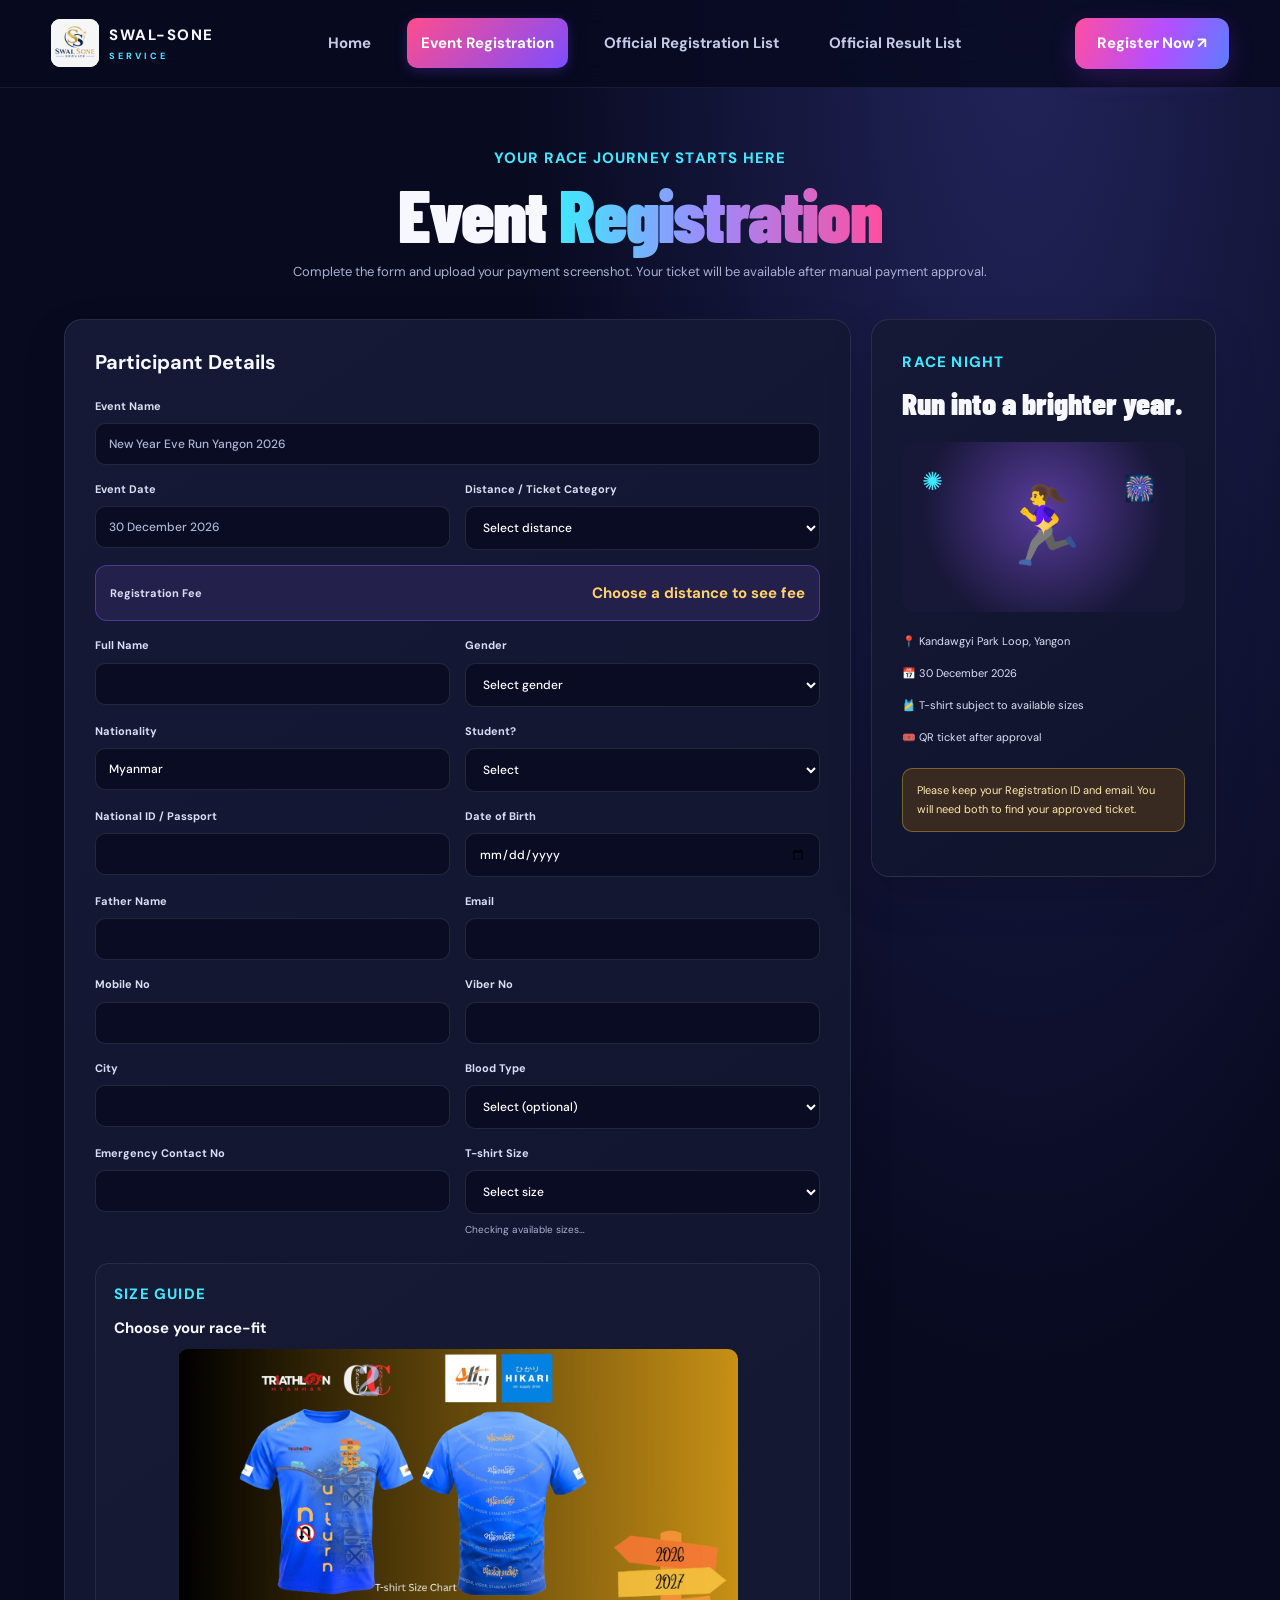
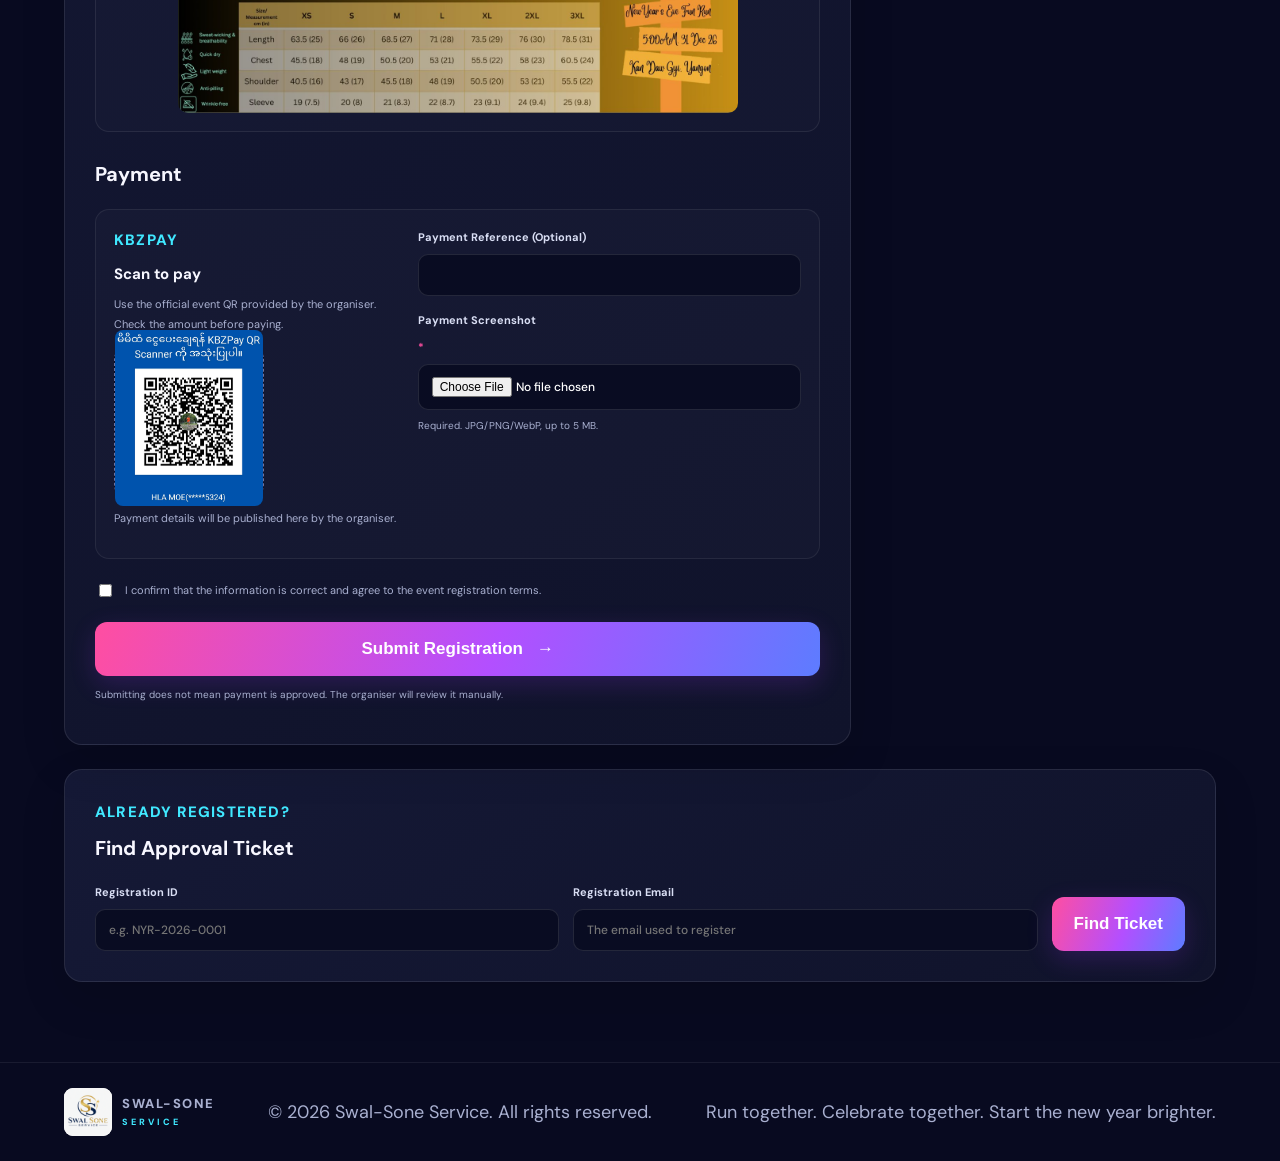
<file: registration.html>
<!doctype html>
<html lang="en"><head><meta charset="utf-8"><meta name="viewport" content="width=device-width,initial-scale=1"><title>Event Registration | New Year Eve Run Yangon 2026</title><link rel="stylesheet" href="styles.css"></head>
<body><div class="site-shell"><header class="topbar"><a class="brand" href="index.html"><img class="brand-logo" src="assets/swalsone-logo.png" alt="Swal-Sone Service logo"><span>SWAL-SONE <small>SERVICE</small></span></a><nav><a href="index.html">Home</a><a class="active" href="registration.html">Event Registration</a><a href="official-registration.html">Official Registration List</a><a href="official-results.html">Official Result List</a></nav><a class="btn btn-small" href="#registration-form">Register Now ↗</a></header>
<main class="page-main"><div class="page-title"><p class="eyebrow">YOUR RACE JOURNEY STARTS HERE</p><h1>Event <span>Registration</span></h1><p>Complete the form and upload your payment screenshot. Your ticket will be available after manual payment approval.</p></div>
<div class="form-layout"><form id="registration-form" class="panel form-panel">
<h2>Participant Details</h2><div class="form-grid">
<label class="field full">Event Name<input id="eventName" readonly value="New Year Eve Run Yangon 2026"></label>
<label class="field">Event Date<input id="eventDate" readonly value="30 December 2026"></label>
<label class="field">Distance / Ticket Category<select id="category" name="category" required><option value="">Select distance</option><option value="4.5 KM">4.5 KM</option><option value="9 KM">9 KM</option></select></label>
<label class="field full price-field">Registration Fee <strong id="fee">Choose a distance to see fee</strong></label>
<label class="field">Full Name<input name="fullName" required autocomplete="name" maxlength="120"></label>
<label class="field">Gender<select name="gender" required><option value="">Select gender</option><option>Male</option><option>Female</option><option>Other</option></select></label>
<label class="field">Nationality<input name="nationality" required value="Myanmar"></label>
<label class="field">Student?<select id="student" name="student" required><option value="">Select</option><option value="Yes">Yes</option><option value="No">No</option></select></label>
<label class="field" id="idField">National ID / Passport<input name="nationalId" id="nationalId" maxlength="80"></label>
<label class="field">Date of Birth<input name="dob" type="date" required></label>
<label class="field">Father Name<input name="fatherName" required maxlength="120"></label>
<label class="field">Email<input name="email" type="email" required autocomplete="email"></label>
<label class="field">Mobile No<input name="mobile" type="tel" required autocomplete="tel"></label>
<label class="field">Viber No<input name="viber" type="tel"></label>
<label class="field">City<input name="city" required></label>
<label class="field">Blood Type<select name="bloodType"><option value="">Select (optional)</option><option>A+</option><option>A-</option><option>B+</option><option>B-</option><option>AB+</option><option>AB-</option><option>O+</option><option>O-</option><option>Unknown</option></select></label>
<label class="field">Emergency Contact No<input name="emergencyContact" type="tel" required></label>
<label class="field">T-shirt Size<select id="shirtSize" name="shirtSize" required><option value="">Select size</option><option value="XS">XS</option><option value="S">S</option><option value="M">M</option><option value="L">L</option><option value="XL">XL</option><option value="2XL">2XL</option><option value="3XL">3XL</option></select><small id="shirtStockStatus" class="muted" aria-live="polite">Checking available sizes…</small></label>
</div>
<div class="size-chart"><div><p class="eyebrow">SIZE GUIDE</p><h3>Choose your race-fit</h3></p><img src="assets/tshirt-size-chart.svg" alt="Sample T-shirt size chart"></div></div>
<h2 class="section-gap">Payment</h2><div class="payment-box"><div><p class="eyebrow">KBZPAY</p><h3>Scan to pay</h3><p>Use the official event QR provided by the organiser. Check the amount before paying.</p><div id="kbzQr" class="qr-placeholder">
<img src="assets/kbzpay-qr.png" alt="Official KBZPay payment QR code" style="display:block;max-width:100%;width:220px;height:auto;margin:0 auto 8px;border-radius:8px" onerror="this.hidden=true;this.nextElementSibling.hidden=false">
<small hidden>KBZPay QR image not added yet. Add your QR image as assets/kbzpay-qr.png.</small>
</div><p id="paymentInstructions" class="muted">Payment details will be published here by the organiser.</p></div><div class="form-grid payment-fields"><label class="field full">Payment Reference (Optional)<input name="paymentReference" maxlength="100"></label><label class="field full">Payment Screenshot <span class="required">*</span><input name="paymentScreenshot" id="paymentScreenshot" type="file" accept="image/*" required><small>Required. JPG/PNG/WebP, up to 5 MB.</small></label></div></div>
<label class="consent"><input type="checkbox" name="consent" required> I confirm that the information is correct and agree to the event registration terms.</label>
<button class="btn submit-btn" type="submit" id="submitBtn">Submit Registration <span>→</span></button><p class="muted small">Submitting does not mean payment is approved. The organiser will review it manually.</p><div id="registrationMessage" class="notice" role="status" hidden></div>
</form>
<aside class="panel side-panel"><p class="eyebrow">RACE NIGHT</p><h2>Run into a brighter year.</h2><div class="side-art">🏃‍♀️<span>✦</span><span>✺</span><span>🎆</span></div><ul><li>📍 Kandawgyi Park Loop, Yangon</li><li>📅 30 December 2026</li><li>🎽 T-shirt subject to available sizes</li><li>🎟️ QR ticket after approval</li></ul><div class="notice notice-warning">Please keep your Registration ID and email. You will need both to find your approved ticket.</div></aside></div>
<section class="panel ticket-lookup" id="ticket"><p class="eyebrow">ALREADY REGISTERED?</p><h2>Find Approval Ticket</h2><form id="ticketForm" class="lookup-row"><label class="field">Registration ID<input name="registrationId" required placeholder="e.g. NYR-2026-0001"></label><label class="field">Registration Email<input name="email" type="email" required placeholder="The email used to register"></label><button class="btn" type="submit">Find Ticket</button></form><div id="ticketResult" class="ticket-result" hidden></div></section></main>
<footer><a class="brand" href="index.html"><img class="brand-logo" src="assets/swalsone-logo.png" alt="Swal-Sone Service logo"><span>SWAL-SONE <small>SERVICE</small></span></a><p>© 2026 Swal-Sone Service. All rights reserved.</p><p class="footer-note">Run together. Celebrate together. Start the new year brighter.</p></footer></div><script src="config.js"></script><script src="app.js"></script></body></html>
</file>
<file: styles.css>
@import url('https://fonts.googleapis.com/css2?family=Barlow+Condensed:wght@500;600;700;800;900&family=DM+Sans:wght@400;500;600;700;800&display=swap');
:root{--bg:#080a20;--panel:#111531;--panel2:#171b3d;--text:#f7f7ff;--muted:#a9b0d0;--pink:#ff4ea1;--cyan:#40e8ff;--gold:#ffd166;--purple:#8b5cf6;--line:#2a3159;--green:#53e0ae}*{box-sizing:border-box}html{scroll-behavior:smooth}body{margin:0;background:radial-gradient(ellipse at 80% 0%,#22245b 0,transparent 35%),var(--bg);color:var(--text);font-family:'DM Sans',Arial,sans-serif;line-height:1.55}a{color:inherit;text-decoration:none}.site-shell{max-width:1440px;margin:auto;overflow:hidden}.topbar{display:flex;align-items:center;justify-content:space-between;gap:24px;padding:18px clamp(18px,4vw,58px);border-bottom:1px solid #ffffff12;background:#080a20d9;backdrop-filter:blur(14px);position:relative;z-index:5}.brand{display:flex;align-items:center;gap:10px;font-weight:800;letter-spacing:1.5px;font-size:13px;white-space:nowrap}.brand small{display:block;font-size:9px;letter-spacing:3px;color:var(--cyan)}.brand-logo{display:block;width:48px;height:48px;object-fit:contain;border-radius:9px;background:#fff;flex:0 0 auto}.brand-mark{display:grid;place-items:center;width:39px;height:39px;border-radius:12px;background:linear-gradient(135deg,var(--pink),var(--purple),var(--cyan));font-weight:900;color:#fff;box-shadow:0 0 22px #ff4ea144}nav{display:flex;gap:22px;align-items:center}nav a{font-size:12px;color:#c5cae5;white-space:nowrap}nav a:hover,nav a.active{color:#fff}.btn{display:inline-flex;align-items:center;justify-content:center;gap:14px;border:0;border-radius:12px;padding:14px 20px;background:linear-gradient(110deg,var(--pink),#b34fff 55%,#5d7cff);color:#fff;font-weight:800;font-size:13px;box-shadow:0 8px 26px #a33cff30;cursor:pointer;transition:transform .2s,filter .2s}.btn:hover{transform:translateY(-2px);filter:brightness(1.12)}.btn-small{padding:10px 14px;font-size:11px;white-space:nowrap}.btn-ghost{background:#ffffff08;border:1px solid #ffffff26;box-shadow:none}.hero{min-height:610px;padding:72px clamp(20px,6vw,86px);display:grid;grid-template-columns:1.1fr .9fr;align-items:center;gap:30px;position:relative;isolation:isolate}.hero:before{content:"";position:absolute;inset:0;z-index:-1;background:radial-gradient(ellipse at 70% 40%,#3b2479aa,transparent 45%),linear-gradient(110deg,#0a0c25,#111035 60%,#131342)}.eyebrow{color:var(--cyan);font-size:10px;letter-spacing:2.6px;font-weight:800;margin:0 0 12px}.live-dot{display:inline-block;width:7px;height:7px;background:var(--green);border-radius:50%;box-shadow:0 0 12px var(--green);margin-right:7px}.hero h1,.page-title h1{font-family:'Barlow Condensed',Impact,sans-serif;font-size:clamp(62px,8.4vw,116px);line-height:.86;letter-spacing:-1.8px;margin:18px 0 22px;font-weight:900}.hero h1 span,.page-title h1 span{background:linear-gradient(90deg,var(--cyan),#9a8cff 45%,var(--pink));-webkit-background-clip:text;background-clip:text;color:transparent}.hero-date{font-size:12px;letter-spacing:2px;font-weight:800}.hero-date b{color:var(--pink);padding:0 8px}.hero-description{color:#c2c8e2;font-size:14px;line-height:1.9}.hero-actions{display:flex;gap:12px;flex-wrap:wrap;margin:28px 0}.hero-meta{display:flex;gap:18px;flex-wrap:wrap;color:#aeb6d8;font-size:9px;font-weight:800;letter-spacing:1px}.hero-art{height:430px;position:relative;display:grid;place-items:center}.sunburst{position:absolute;width:270px;height:270px;border-radius:50%;background:conic-gradient(from 0deg,#ff4ea1,#ffd166,#40e8ff,#8b5cf6,#ff4ea1);filter:blur(2px);opacity:.7;box-shadow:0 0 100px #9e4fff66}.ring{position:absolute;border:1px solid #ffffff45;border-radius:50%;transform:rotate(-20deg)}.ring-one{width:360px;height:220px}.ring-two{width:420px;height:280px;transform:rotate(40deg);border-color:#40e8ff60}.runner{font-size:140px;z-index:1;filter:drop-shadow(0 12px 15px #080a20);transform:translateY(-10px)}.bib-card{position:absolute;bottom:30px;right:2%;z-index:2;display:flex;flex-direction:column;padding:13px 20px;background:#f8f7ff;color:#11152f;border-radius:12px;transform:rotate(-7deg);box-shadow:0 18px 40px #0008}.bib-card small{font-size:8px;letter-spacing:2px}.bib-card strong{font:900 44px 'Barlow Condensed',sans-serif;line-height:1.1}.bib-card span{font-size:8px;font-weight:800;letter-spacing:1px}.floating{position:absolute;color:var(--gold);font-size:38px;text-shadow:0 0 24px currentColor;animation:float 3s ease-in-out infinite}.f1{top:30px;right:20%}.f2{top:100px;left:4%;color:var(--pink);animation-delay:.5s}.f3{top:12%;left:30%;font-size:20px;color:var(--cyan);font-weight:900;transform:rotate(10deg)}.fireworks{position:absolute;inset:0;pointer-events:none;z-index:-1;overflow:hidden}.fireworks span{position:absolute;font-size:40px;color:var(--gold);text-shadow:0 0 20px currentColor;animation:firework 4s ease-in-out infinite}.fireworks span:nth-child(1){top:12%;left:45%;color:var(--pink)}.fireworks span:nth-child(2){top:18%;right:8%;color:var(--cyan);animation-delay:1s}.fireworks span:nth-child(3){top:60%;left:4%;color:var(--purple);animation-delay:2s}.fireworks span:nth-child(4){top:75%;right:45%;color:var(--gold);animation-delay:.5s}.fireworks span:nth-child(5){top:38%;right:30%;color:var(--pink);animation-delay:1.5s}.fireworks span:nth-child(6){top:8%;left:12%;color:var(--cyan);animation-delay:2.5s}@keyframes float{50%{transform:translateY(-14px) rotate(8deg)}}@keyframes firework{0%,100%{opacity:.35;transform:scale(.6) rotate(0)}50%{opacity:1;transform:scale(1.25) rotate(40deg)}}.countdown-section{display:flex;align-items:center;justify-content:space-between;gap:25px;padding:28px clamp(20px,6vw,86px);background:#10132e;border-top:1px solid #ffffff10;border-bottom:1px solid #ffffff10}.countdown-section h2{font-size:20px;margin:0}.countdown{display:flex;gap:10px}.countdown div{min-width:72px;text-align:center;padding:12px 10px;border:1px solid #ffffff19;border-radius:12px;background:#ffffff06}.countdown strong{display:block;font:800 30px 'Barlow Condensed',sans-serif;color:var(--gold)}.countdown span{font-size:8px;letter-spacing:1.5px;color:var(--muted)}.section{padding:82px clamp(20px,6vw,86px)}.section-heading{text-align:center;max-width:640px;margin:0 auto 34px}.section-heading h2,.cta-band h2{font-size:clamp(26px,4vw,42px);line-height:1.1;margin:0 0 12px}.section-heading>p:last-child,.cta-band p:last-child{color:var(--muted);font-size:13px}.distance-grid{display:grid;grid-template-columns:repeat(3,1fr);gap:18px}.distance-card{padding:28px;border:1px solid #ffffff1c;border-radius:20px;background:linear-gradient(145deg,#181a3d,#11132b);min-height:260px;position:relative;overflow:hidden}.distance-card:after{content:"";position:absolute;width:130px;height:130px;border-radius:50%;right:-55px;top:-55px;background:var(--glow);filter:blur(15px);opacity:.3}.card-pink{--glow:var(--pink)}.card-blue{--glow:var(--cyan)}.card-gold{--glow:var(--gold)}.card-icon{font-size:32px;margin-bottom:15px}.distance-card h3{font:900 38px 'Barlow Condensed',sans-serif;margin:0 0 8px}.distance-card p:not(.eyebrow){font-size:12px;color:var(--muted);min-height:45px}.distance-card a{font-size:12px;font-weight:800;color:var(--cyan)}.cta-band{margin:0 clamp(20px,6vw,86px) 75px;padding:35px 40px;border:1px solid #ffffff1c;border-radius:20px;background:linear-gradient(100deg,#30205d,#171a42 65%,#292052);display:flex;align-items:center;justify-content:space-between;gap:20px}.cta-band h2{margin-bottom:6px}.cta-band p{margin:0}.page-main{padding:48px clamp(18px,5vw,70px) 80px;min-height:70vh}.page-title{text-align:center;margin:10px auto 35px;max-width:760px}.page-title h1{font-size:clamp(46px,6vw,74px);margin:10px 0 15px}.page-title>p:last-child{font-size:13px;color:var(--muted)}.panel{background:linear-gradient(145deg,#151936,#10132b);border:1px solid #ffffff18;border-radius:18px;padding:clamp(18px,3vw,30px);box-shadow:0 18px 45px #0002}.form-layout{display:grid;grid-template-columns:minmax(0,1.6fr) minmax(240px,.7fr);gap:20px;align-items:start}.panel h2{font-size:20px;margin:0 0 22px}.panel h3{font-size:15px}.form-grid{display:grid;grid-template-columns:repeat(2,minmax(0,1fr));gap:15px}.field{display:flex;flex-direction:column;gap:7px;font-size:11px;font-weight:700;color:#d9def4;min-width:0}.field input,.field select,.field textarea,.list-toolbar>input,.results-controls input,.list-toolbar input{width:100%;min-width:0;padding:12px 13px;border-radius:10px;border:1px solid #ffffff1c;background:#090c22;color:#fff;font:500 12px 'DM Sans',sans-serif;outline:none}.field input:focus,.field select:focus,.field textarea:focus,.list-toolbar input:focus{border-color:var(--cyan);box-shadow:0 0 0 3px #40e8ff13}.field input[readonly]{color:#aeb5d4}.field select option{background:#10132b}.field small{font-size:10px;color:var(--muted);font-weight:400}.full{grid-column:1/-1}.price-field{flex-direction:row;align-items:center;justify-content:space-between;padding:14px;background:#24204c;border:1px solid #8b5cf666;border-radius:12px}.price-field strong{color:var(--gold);font-size:15px}.required{color:var(--pink)}.size-chart{margin-top:24px;padding:18px;border:1px solid #ffffff14;border-radius:14px;background:#ffffff04}.size-chart h3{margin:0}.size-chart p:not(.eyebrow){font-size:11px;color:var(--muted)}.size-chart img{width:100%;max-width:560px;display:block;margin:10px auto 0;border-radius:10px}.section-gap{margin-top:30px!important}.payment-box{display:grid;grid-template-columns:.85fr 1.15fr;gap:20px;padding:18px;background:#ffffff05;border:1px solid #ffffff12;border-radius:14px}.payment-box h3{margin:0 0 5px}.payment-box p:not(.eyebrow){font-size:11px;color:var(--muted)}.qr-placeholder{width:150px;height:150px;border:1px dashed #6f739e;border-radius:12px;display:grid;place-content:center;text-align:center;font-size:13px;font-weight:900;color:var(--gold);margin:12px 0;background:#0a0d24}.qr-placeholder small{font-size:9px;color:var(--muted);font-weight:500}.payment-fields{align-content:start}.consent{display:flex;gap:10px;align-items:flex-start;font-size:11px;color:var(--muted);margin:22px 0}.consent input{accent-color:var(--pink);margin-top:3px}.submit-btn{width:100%}.muted{color:var(--muted)}.small{font-size:10px}.side-panel{position:sticky;top:20px}.side-panel h2{font:900 31px 'Barlow Condensed',sans-serif;line-height:1.1}.side-art{height:170px;border-radius:14px;background:radial-gradient(circle at 50% 40%,#583c9c,#171737 70%);display:grid;place-items:center;font-size:76px;position:relative;overflow:hidden}.side-art span{position:absolute;color:var(--gold);font-size:25px}.side-art span:nth-child(2){top:18px;left:20px;color:var(--cyan)}.side-art span:nth-child(3){right:30px;top:25px;color:var(--pink)}.side-art span:nth-child(4){right:15px;bottom:10px}.side-panel ul{list-style:none;padding:0;margin:20px 0;display:grid;gap:13px;font-size:11px;color:#dce0f4}.notice{padding:12px 14px;border-radius:10px;background:#1a3150;border:1px solid #40e8ff40;color:#d9f8ff;font-size:11px;margin:14px 0}.notice-warning{background:#382a20;border-color:#ffd16655;color:#ffe6b0}.ticket-lookup{margin-top:24px}.lookup-row{display:grid;grid-template-columns:1fr 1fr auto;align-items:end;gap:14px}.ticket-result{margin-top:18px;padding:18px;background:#0b1028;border:1px solid #40e8ff55;border-radius:14px}.ticket-card{display:flex;gap:20px;align-items:center;flex-wrap:wrap}.ticket-card img{width:120px;height:120px;background:#fff;padding:7px;border-radius:8px}.ticket-card h3{margin:0}.ticket-card p{font-size:12px;color:var(--muted)}.list-panel{padding:clamp(14px,2.5vw,28px)}.list-toolbar,.results-controls{display:flex;align-items:end;justify-content:space-between;gap:15px;margin-bottom:18px}.search-field{max-width:400px;flex:1}.count-pill,.admin-badge{padding:7px 10px;border-radius:20px;background:#24204d;color:var(--cyan);font-size:10px;font-weight:800;white-space:nowrap}.table-wrap{overflow:auto;border:1px solid #ffffff14;border-radius:12px}table{width:100%;border-collapse:collapse;min-width:720px;font-size:11px}th{background:#1c2044;color:#bfc7ec;text-align:left;font-size:9px;text-transform:uppercase;letter-spacing:1px}td,th{padding:13px 14px;border-bottom:1px solid #ffffff10}tbody tr:hover{background:#ffffff06}.empty-cell{text-align:center;color:var(--muted);padding:28px}.ticket-link{color:var(--cyan);font-weight:800}.result-columns{display:grid;grid-template-columns:1fr 1fr;gap:20px}.result-columns h2,.search-result-area h2{font-size:17px}.leaderboard{display:grid;gap:8px}.leader-row{display:grid;grid-template-columns:34px 1fr auto;gap:12px;align-items:center;padding:11px 13px;border:1px solid #ffffff12;border-radius:10px;background:#ffffff04}.rank-num{font:900 23px 'Barlow Condensed',sans-serif;color:var(--gold)}.leader-name{font-size:12px;font-weight:800}.leader-sub{font-size:10px;color:var(--muted)}.leader-time{font-size:11px;color:var(--cyan);font-weight:800}.search-result-area{border-top:1px solid #ffffff15;margin-top:25px;padding-top:20px}.admin-grid{display:grid;grid-template-columns:1fr 1fr;gap:20px}.stats-grid{display:grid;grid-template-columns:repeat(2,1fr);gap:10px}.stat{padding:15px;border:1px solid #ffffff14;border-radius:12px;background:#ffffff05}.stat span{display:block;font-size:10px;color:var(--muted)}.stat strong{font:900 30px 'Barlow Condensed',sans-serif;color:var(--gold)}.size-counts{display:flex;flex-wrap:wrap;gap:8px;margin:10px 0 22px}.size-count{padding:8px 12px;background:#24204d;border-radius:8px;font-size:11px}.export-buttons{display:flex;flex-wrap:wrap;gap:8px}.export-buttons .btn{font-size:10px;padding:10px}.admin-table-panel{margin-top:20px}.admin-table-panel .list-toolbar h2{margin:0}.admin-table-panel .list-toolbar>input{max-width:300px}.admin-grid .field{margin-bottom:0}footer{display:flex;align-items:center;justify-content:space-between;gap:20px;padding:25px clamp(20px,5vw,70px);border-top:1px solid #ffffff12;background:#080a20;color:var(--muted);font-size:10px}footer p{margin:0}.footer-note{text-align:right}.admin-badge{background:#3c243b;color:#ff9fce}
@media(max-width:1000px){.topbar{flex-wrap:wrap}.topbar nav{order:3;width:100%;overflow-x:auto;padding:5px 0 2px}.hero{grid-template-columns:1fr .7fr;padding-top:55px}.hero-art{transform:scale(.85)}.form-layout{grid-template-columns:1fr}.side-panel{position:static}.admin-grid{grid-template-columns:1fr}}@media(max-width:700px){.topbar{gap:12px}.topbar>.btn{margin-left:auto}nav{gap:18px}nav a{font-size:11px}.hero{grid-template-columns:1fr;padding-top:48px;padding-bottom:25px}.hero-art{height:270px;transform:none;grid-row:1}.runner{font-size:95px}.sunburst{width:190px;height:190px}.ring-one{width:260px;height:160px}.ring-two{width:300px;height:200px}.bib-card{bottom:3px;right:4%}.hero h1{font-size:clamp(60px,16vw,90px)}.countdown-section{align-items:flex-start;flex-direction:column}.countdown{width:100%;gap:6px}.countdown div{flex:1;min-width:0;padding:9px 4px}.countdown strong{font-size:25px}.distance-grid{grid-template-columns:1fr}.distance-card{min-height:unset}.distance-card p:not(.eyebrow){min-height:unset}.cta-band{margin-bottom:45px;padding:25px;align-items:flex-start;flex-direction:column}.form-grid{grid-template-columns:1fr}.full{grid-column:auto}.payment-box{grid-template-columns:1fr}.lookup-row{grid-template-columns:1fr}.result-columns{grid-template-columns:1fr}.list-toolbar,.results-controls{align-items:stretch;flex-direction:column}.search-field{max-width:none}.page-main{padding-top:30px}.page-title h1{font-size:52px}footer{flex-wrap:wrap}footer .footer-note{width:100%;text-align:left}.fireworks span{font-size:28px}}@media(prefers-reduced-motion:reduce){*,*:before,*:after{animation-duration:.01ms!important;scroll-behavior:auto!important}}

/* Navigation Menu - Larger Text & Hover Highlight */
.topbar nav a {
  font-size: 15px;
  font-weight: 700;
  padding: 12px 14px;
  border-radius: 10px;
  text-decoration: none;
  transition:
    background-color 0.25s ease,
    color 0.25s ease,
    transform 0.25s ease,
    box-shadow 0.25s ease;
}

/* Mouse တင်လိုက်တဲ့အခါ Highlight */
.topbar nav a:hover {
  background: linear-gradient(135deg, #ff4d8d, #7c4dff);
  color: #ffffff;
  box-shadow: 0 4px 14px rgba(124, 77, 255, 0.35);
  transform: translateY(-2px);
}

/* လက်ရှိဖွင့်ထားတဲ့ စာမျက်နှာ */
.topbar nav a.active {
  background: linear-gradient(135deg, #ff4d8d, #7c4dff);
  color: #ffffff;
  box-shadow: 0 3px 12px rgba(124, 77, 255, 0.25);
}

/* Active Menu ပေါ် Mouse ထပ်တင်တဲ့အခါ */
.topbar nav a.active:hover {
  background: linear-gradient(135deg, #ff2e79, #6535ed);
  color: #ffffff;
}

/* ဖုန်းမျက်နှာပြင်အတွက် */
@media (max-width: 768px) {
  .topbar nav a {
    font-size: 14px;
    padding: 10px 12px;
  }
}

/* Print only the race ticket — keep website styles and functionality unchanged */
@media print {
  @page {
    size: A5 portrait;
    margin: 10mm;
  }

  html,
  body {
    min-width: 0 !important;
    width: auto !important;
    height: auto !important;
    margin: 0 !important;
    padding: 0 !important;
    background: #ffffff !important;
    color: #111827 !important;
    overflow: visible !important;
    -webkit-print-color-adjust: exact !important;
    print-color-adjust: exact !important;
  }

  /* Hide every page element, then show the ticket container only. */
  body * {
    visibility: hidden !important;
  }

  #ticketResult,
  #ticketResult * {
    visibility: visible !important;
  }

  #ticketResult {
    display: block !important;
    position: absolute !important;
    top: 0 !important;
    left: 0 !important;
    width: 100% !important;
    max-width: 100% !important;
    margin: 0 !important;
    padding: 0 !important;
    border: 0 !important;
    border-radius: 0 !important;
    background: #ffffff !important;
    color: #111827 !important;
    box-shadow: none !important;
    overflow: visible !important;
  }

  #ticketResult .ticket-card {
    display: flex !important;
    flex-direction: row !important;
    flex-wrap: nowrap !important;
    align-items: center !important;
    justify-content: flex-start !important;
    gap: 18px !important;
    width: 100% !important;
    max-width: 100% !important;
    min-height: 0 !important;
    box-sizing: border-box !important;
    margin: 0 !important;
    padding: 22px !important;
    border: 2px solid #172554 !important;
    border-top: 8px solid #f97316 !important;
    border-radius: 14px !important;
    background: #ffffff !important;
    color: #111827 !important;
    box-shadow: none !important;
    break-inside: avoid !important;
    page-break-inside: avoid !important;
  }

  #ticketResult .ticket-card img {
    display: block !important;
    flex: 0 0 125px !important;
    width: 125px !important;
    max-width: 35% !important;
    height: auto !important;
    max-height: 220px !important;
    object-fit: contain !important;
    padding: 7px !important;
    border: 1px solid #e5e7eb !important;
    border-radius: 8px !important;
    background: #ffffff !important;
  }

  #ticketResult .ticket-card h3 {
    margin: 6px 0 !important;
    color: #172554 !important;
    font-size: 20pt !important;
    line-height: 1.2 !important;
    overflow-wrap: anywhere !important;
  }

  #ticketResult .ticket-card p {
    margin: 8px 0 0 !important;
    color: #334155 !important;
    font-size: 10pt !important;
    line-height: 1.7 !important;
    overflow-wrap: anywhere !important;
  }

  #ticketResult .ticket-card .eyebrow {
    margin: 0 0 8px !important;
    color: #ea580c !important;
    font-size: 9pt !important;
    font-weight: 800 !important;
    letter-spacing: 1px !important;
  }

  #ticketResult #printTicket {
    display: none !important;
    visibility: hidden !important;
  }
}

/* =========================================
   MOBILE REGISTRATION - LARGER & READABLE
   ========================================= */

@media (max-width: 700px) {
  /* Main page description */
  .page-title > p:last-child {
    font-size: 16px;
    line-height: 1.8;
  }

  /* Section headings */
  .panel h2 {
    font-size: 24px;
    line-height: 1.4;
  }

  .panel h3 {
    font-size: 19px;
    line-height: 1.5;
  }

  /* Form field labels */
  .field {
    font-size: 16px;
    line-height: 1.6;
    gap: 9px;
  }

  /* Text boxes and dropdowns */
  .field input,
  .field select,
  .field textarea {
    font-size: 16px;
    min-height: 50px;
    padding: 13px 14px;
    border-radius: 12px;
  }

  /* Registration fee */
  .price-field {
    font-size: 16px;
    gap: 12px;
    flex-wrap: wrap;
  }

  .price-field strong {
    font-size: 19px;
  }

  /* Payment instructions */
  .payment-box p:not(.eyebrow) {
    font-size: 15px;
    line-height: 1.8;
  }

  .field small,
  .small,
  .notice {
    font-size: 14px;
    line-height: 1.7;
  }

  /* Consent text */
  .consent {
    font-size: 15px;
    line-height: 1.8;
    gap: 12px;
  }

  .consent input {
    width: 20px;
    height: 20px;
    flex: 0 0 20px;
  }

  /* Buttons */
  .btn,
  .btn-small,
  .submit-btn {
    font-size: 16px;
    min-height: 50px;
    padding: 14px 18px;
  }

  .submit-btn {
    width: 100%;
  }

  /* Race information */
  .side-panel ul {
    font-size: 15px;
    line-height: 1.8;
    gap: 14px;
  }

  .side-panel h2 {
    font-size: 32px;
  }

  /* Approval ticket lookup */
  .ticket-lookup .field {
    font-size: 16px;
  }

  /* More comfortable spacing */
  .panel {
    padding: 20px 16px;
  }

  .form-grid {
    gap: 18px;
  }

  .page-main {
    padding-left: 14px;
    padding-right: 14px;
  }

  /* Navigation menu */
  .topbar nav a {
    font-size: 14px;
    padding: 12px;
  }
}

/* Prevent mobile browsers from shrinking form text */
@media (max-width: 700px) {
  html {
    -webkit-text-size-adjust: 100%;
    text-size-adjust: 100%;
  }
}

/* ==========================================
   SWAL-SONE NEW YEAR HOME PAGE
   BIGGER TEXT FOR DESKTOP & MOBILE
   Add this at the END of styles.css
   ========================================== */

/* Improve general readability */
html {
  font-size: 18px;
  -webkit-text-size-adjust: 100%;
  text-size-adjust: 100%;
}

body {
  font-size: 18px;
  line-height: 1.75;
}

/* Main headings */
h1 {
  font-size: clamp(42px, 5.5vw, 76px);
  line-height: 1.12;
  letter-spacing: -0.025em;
}

h2 {
  font-size: clamp(30px, 3.5vw, 46px);
  line-height: 1.25;
}

h3 {
  font-size: clamp(23px, 2.3vw, 30px);
  line-height: 1.35;
}

/* Paragraphs and descriptions */
p {
  font-size: 18px;
  line-height: 1.8;
}

/* Hero section */
.hero p,
.hero-content p,
.hero-copy p {
  font-size: clamp(18px, 1.5vw, 22px);
  line-height: 1.8;
}

/* Small section labels and event details */
.eyebrow,
.kicker,
.section-label,
.hero-label {
  font-size: 15px;
  line-height: 1.6;
  letter-spacing: 0.08em;
}

/* Countdown numbers */
.countdown,
.countdown-item,
.countdown-number,
.timer-number {
  font-size: clamp(28px, 3vw, 42px);
  line-height: 1.2;
  font-weight: 800;
}

/* Countdown labels */
.countdown-label,
.countdown-item span {
  font-size: 15px;
}

/* Distance cards and feature cards */
.card h3,
.distance-card h3,
.feature-card h3 {
  font-size: clamp(24px, 2.2vw, 30px);
}

.card p,
.distance-card p,
.feature-card p {
  font-size: 17px;
  line-height: 1.8;
}

/* Buttons and links */
.btn,
.button,
a.btn,
a.button {
  font-size: 17px;
  line-height: 1.5;
  padding: 14px 22px;
}

/* Navigation */
nav a,
.nav-links a,
.topbar a {
  font-size: 15px;
}

/* ==========================================
   MOBILE TEXT SIZES
   ========================================== */

@media (max-width: 700px) {
  html {
    font-size: 17px;
  }

  body {
    font-size: 17px;
    line-height: 1.8;
  }

  h1 {
    font-size: clamp(36px, 10vw, 52px);
    line-height: 1.15;
  }

  h2 {
    font-size: clamp(28px, 7.5vw, 36px);
    line-height: 1.3;
  }

  h3 {
    font-size: 24px;
    line-height: 1.4;
  }

  p {
    font-size: 17px;
    line-height: 1.85;
  }

  .hero p,
  .hero-content p,
  .hero-copy p {
    font-size: 18px;
    line-height: 1.8;
  }

  .eyebrow,
  .kicker,
  .section-label,
  .hero-label {
    font-size: 13px;
  }

  .countdown,
  .countdown-item,
  .countdown-number,
  .timer-number {
    font-size: 30px;
  }

  .countdown-label,
  .countdown-item span {
    font-size: 13px;
  }

  .card p,
  .distance-card p,
  .feature-card p {
    font-size: 17px;
  }

  .btn,
  .button,
  a.btn,
  a.button {
    font-size: 17px;
    padding: 15px 18px;
    min-height: 50px;
  }

  nav a,
  .nav-links a,
  .topbar a {
    font-size: 14px;
  }

  section {
    scroll-margin-top: 20px;
  }
}

/* Extra-small phones */
@media (max-width: 380px) {
  h1 {
    font-size: 34px;
  }

  h2 {
    font-size: 27px;
  }

  body,
  p {
    font-size: 16px;
  }

  .countdown,
  .countdown-item,
  .countdown-number,
  .timer-number {
    font-size: 26px;
  }
}
</file>
<file: home-showcase.css>
/* New Year Eve Run Yangon 2026 — responsive merchandise showcase.
   This file is loaded AFTER styles.css so the existing site styles and page features remain intact. */
.event-merch { padding-top: clamp(44px, 7vw, 82px); }
.merch-grid { display: grid; grid-template-columns: minmax(0, 1.15fr) minmax(0, .85fr); gap: clamp(16px, 2.5vw, 26px); align-items: stretch; }
.merch-card { min-width: 0; overflow: hidden; display: flex; flex-direction: column; border: 1px solid #ffffff22; border-radius: 20px; background: linear-gradient(145deg, #171a3a, #0f1229); box-shadow: 0 18px 45px #0003; }
.merch-image-wrap { display: grid; place-items: center; min-width: 0; min-height: 190px; padding: clamp(8px, 1.5vw, 18px); background: linear-gradient(135deg, #2a204e, #10132b 72%); }
.merch-image-wrap img { display: block; width: 100%; height: auto; max-height: 520px; object-fit: contain; border-radius: 10px; }
.merch-copy { padding: clamp(18px, 2.5vw, 28px); }
.merch-label { display: inline-block; margin-bottom: 8px; color: var(--cyan); font-size: 10px; font-weight: 800; letter-spacing: 1.8px; }
.merch-copy h3 { margin: 0 0 8px; font-family: 'Barlow Condensed', Impact, sans-serif; font-size: clamp(25px, 3vw, 34px); line-height: 1.1; }
.merch-copy p { margin: 0 0 18px; color: var(--muted); font-size: 13px; line-height: 1.7; }
.merch-link { display: inline-flex; align-items: center; gap: 10px; color: var(--gold); font-size: 13px; font-weight: 800; }
.merch-link:hover { color: #fff; }
.merch-note { max-width: 780px; margin: 16px auto 0; color: var(--muted); font-size: 11px; text-align: center; }
@media (max-width: 760px) {
  .event-merch { padding-left: 16px; padding-right: 16px; }
  .merch-grid { grid-template-columns: minmax(0, 1fr); gap: 18px; }
  .merch-image-wrap { padding: 8px; min-height: 0; }
  .merch-image-wrap img { max-height: none; width: 100%; }
  .merch-copy { padding: 20px; }
  .merch-copy h3 { font-size: 29px; }
  .merch-copy p { font-size: 14px; }
}
@media (max-width: 380px) {
  .event-merch { padding-left: 12px; padding-right: 12px; }
  .merch-copy { padding: 16px; }
  .merch-label { font-size: 9px; letter-spacing: 1.2px; }
}
@media (prefers-reduced-motion: reduce) { .merch-link { transition: none; } }
</file>
